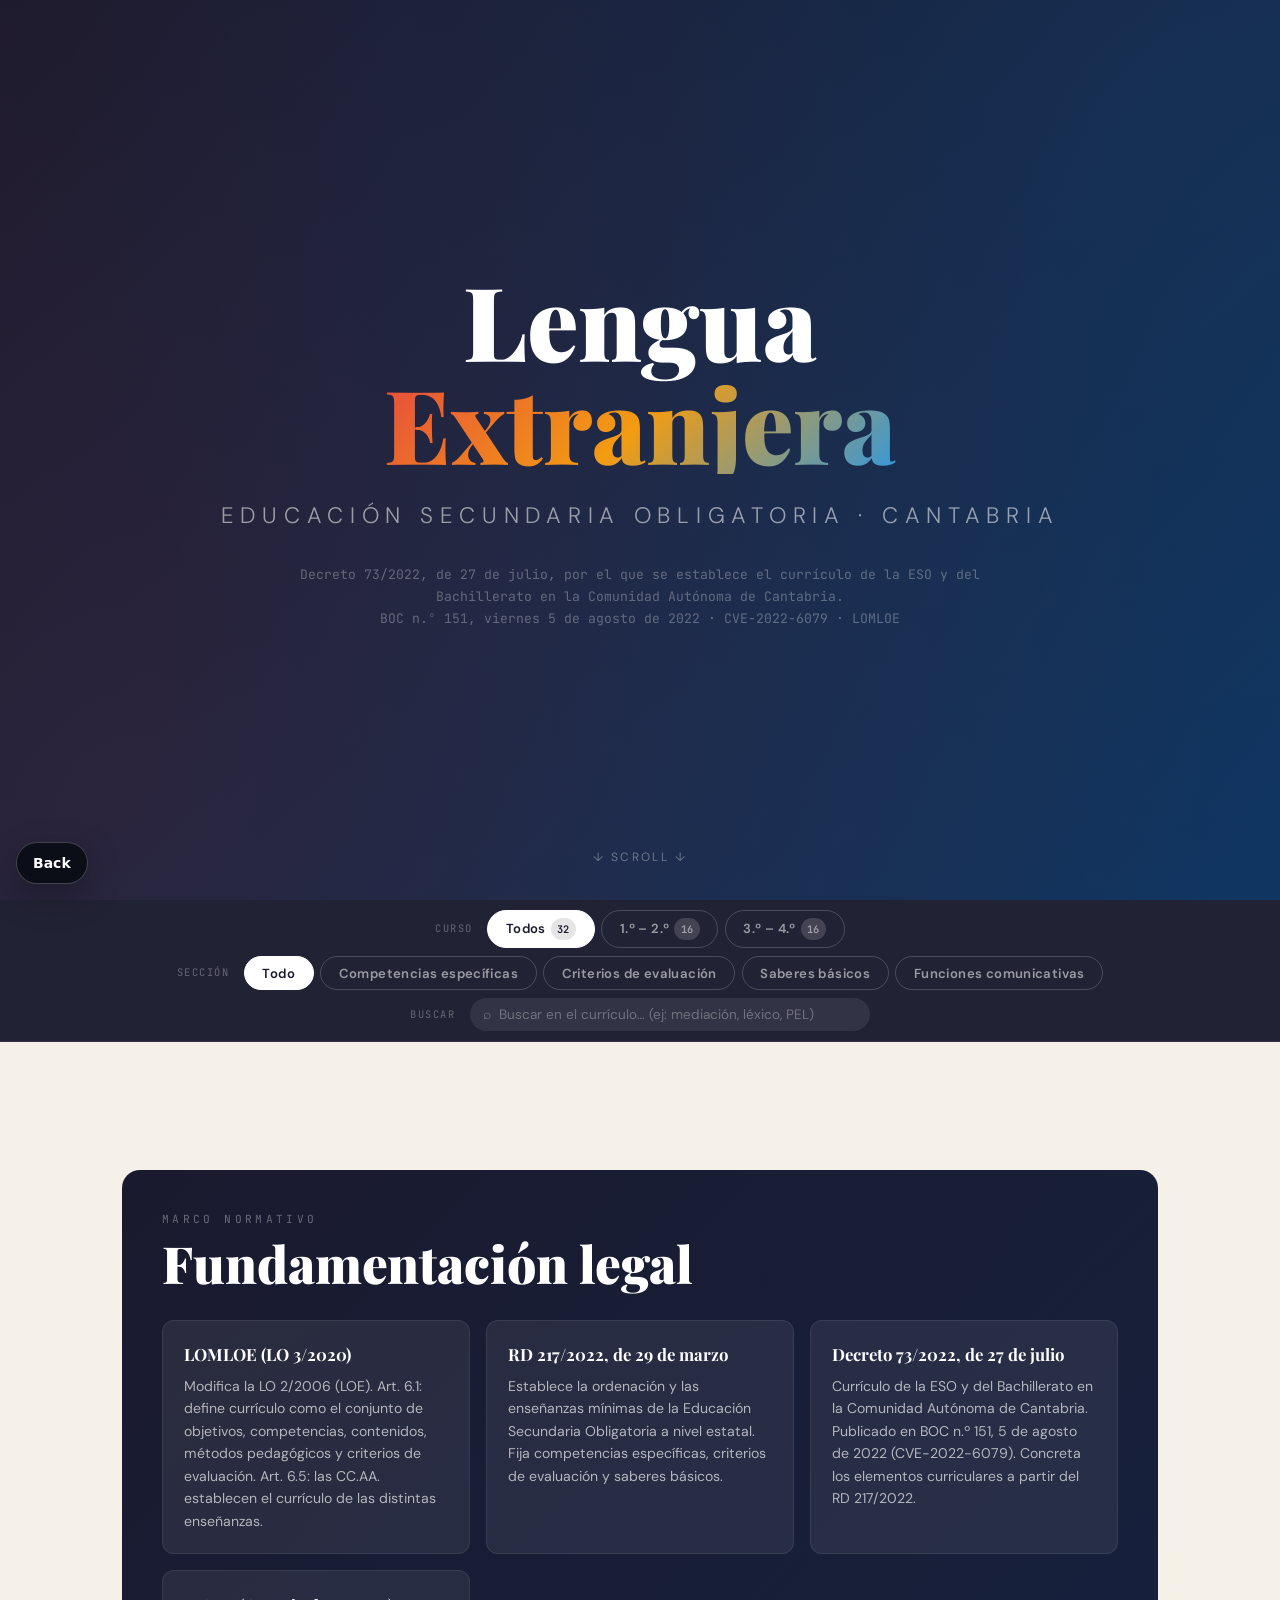
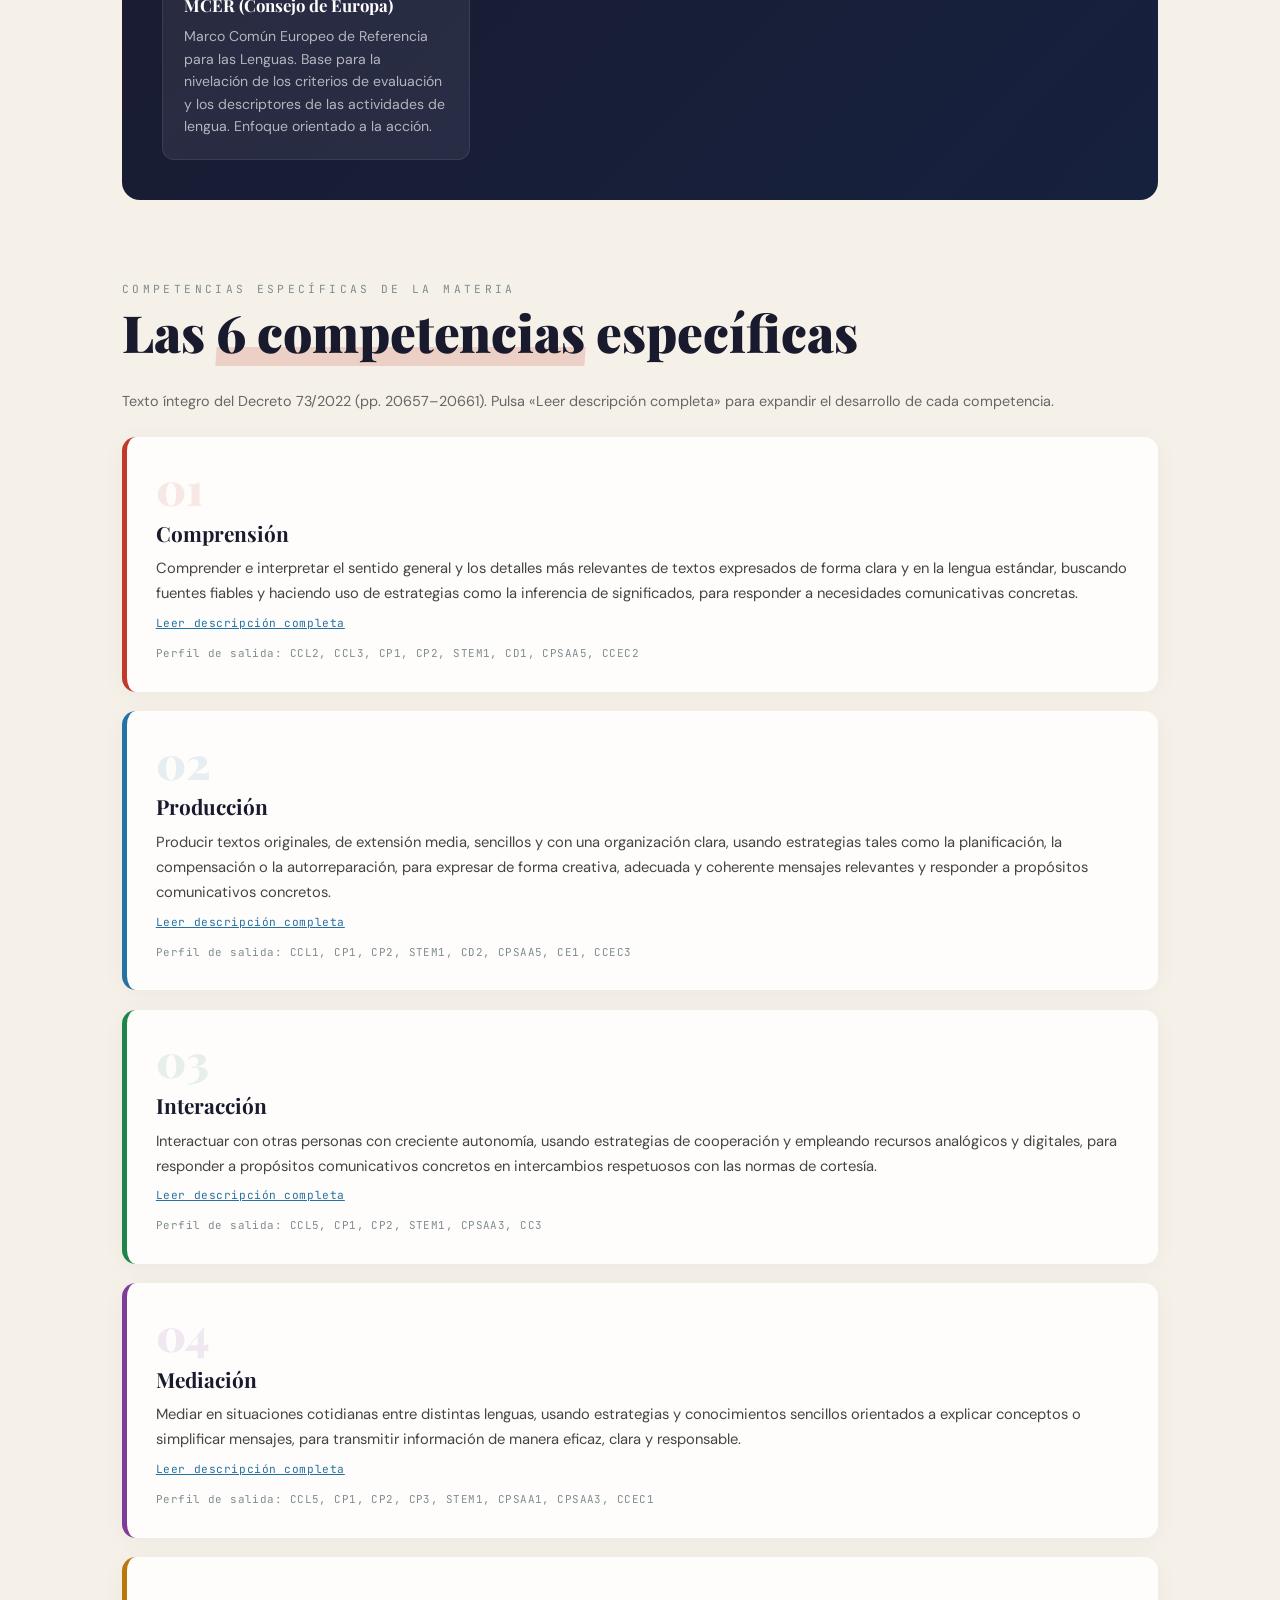
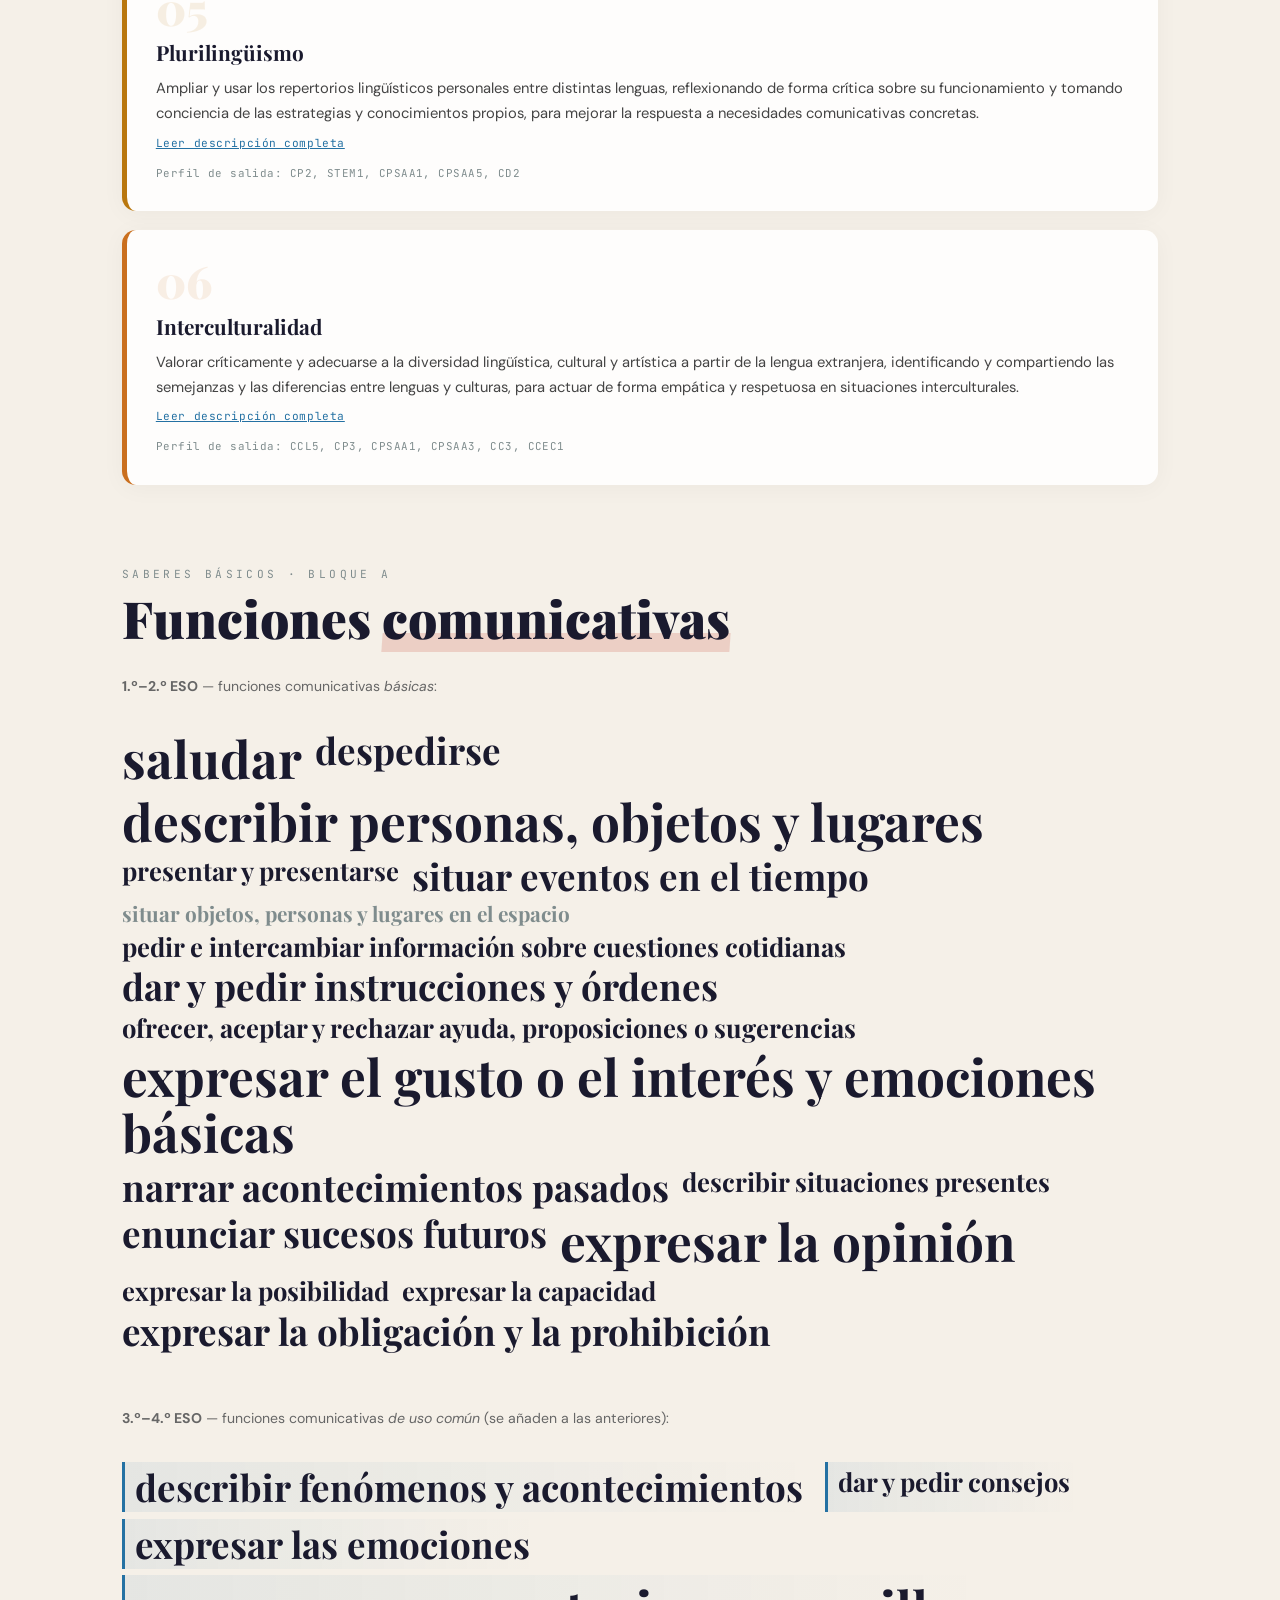
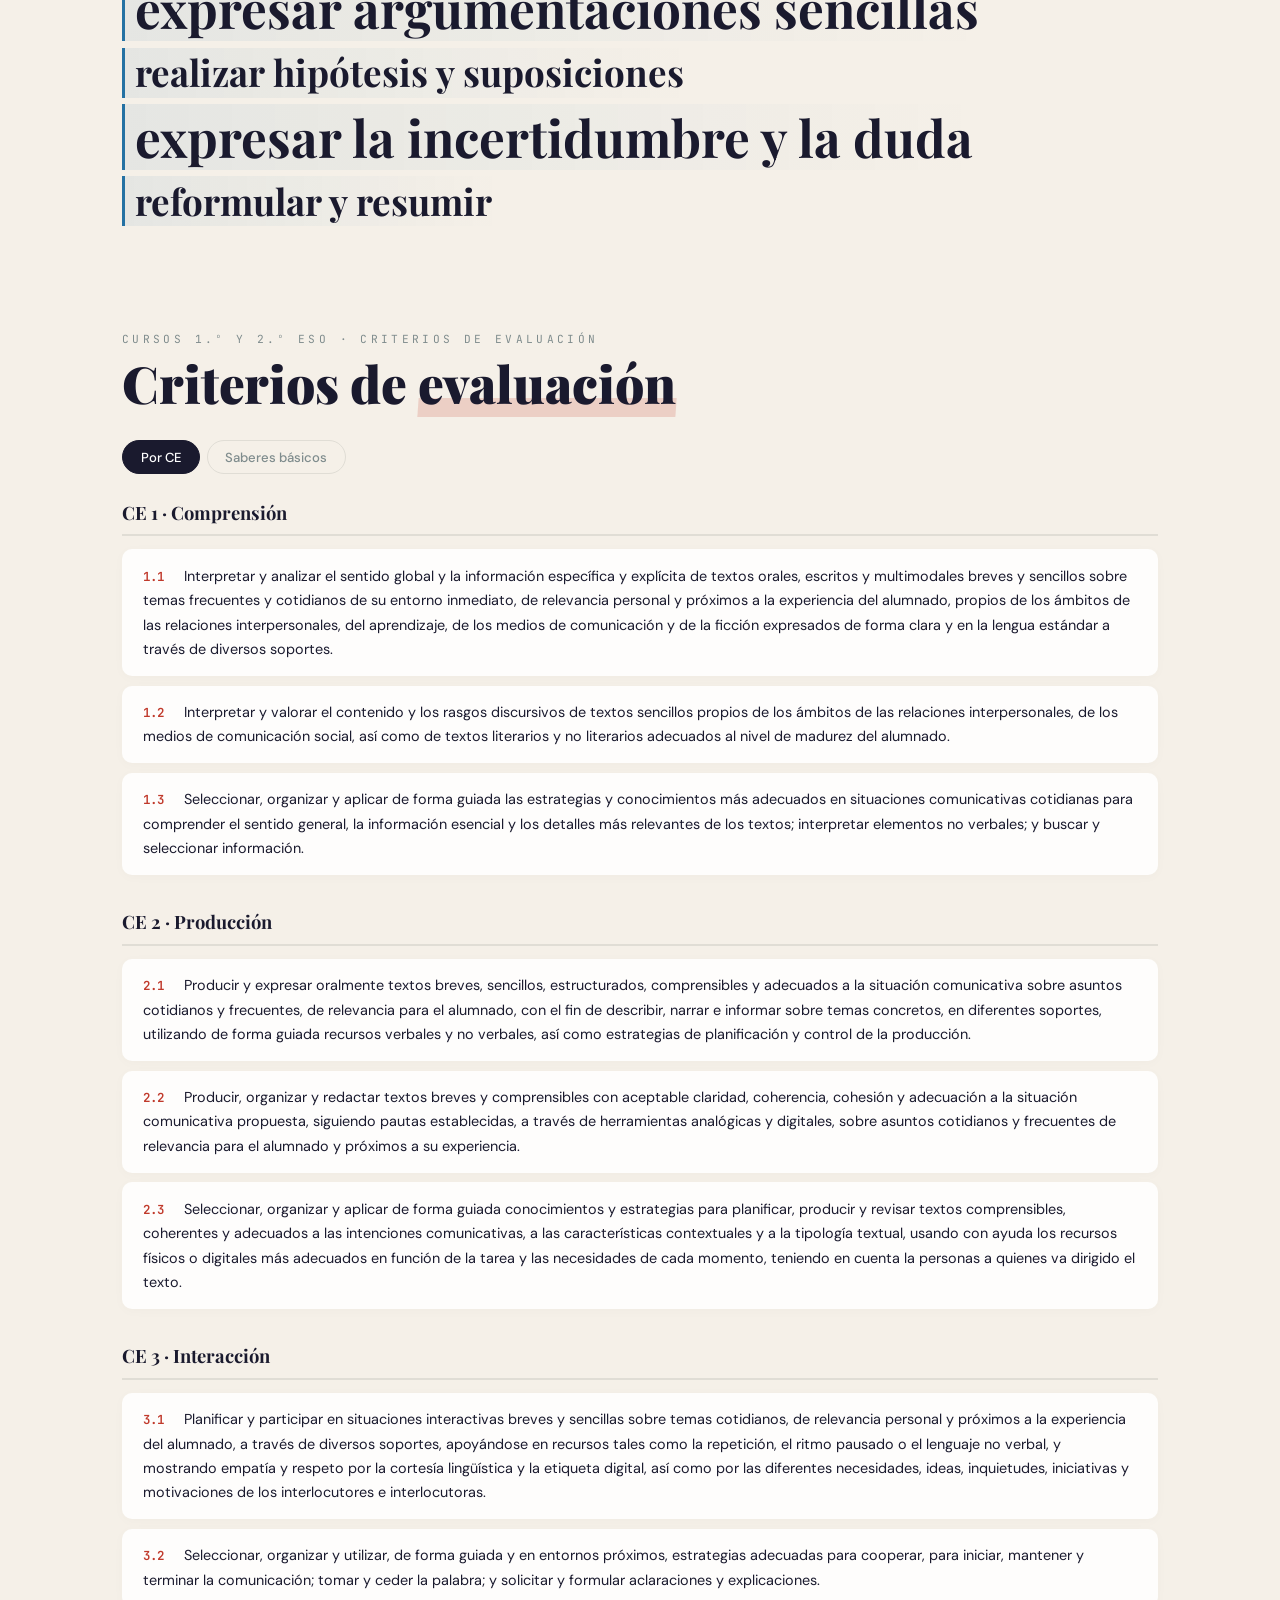
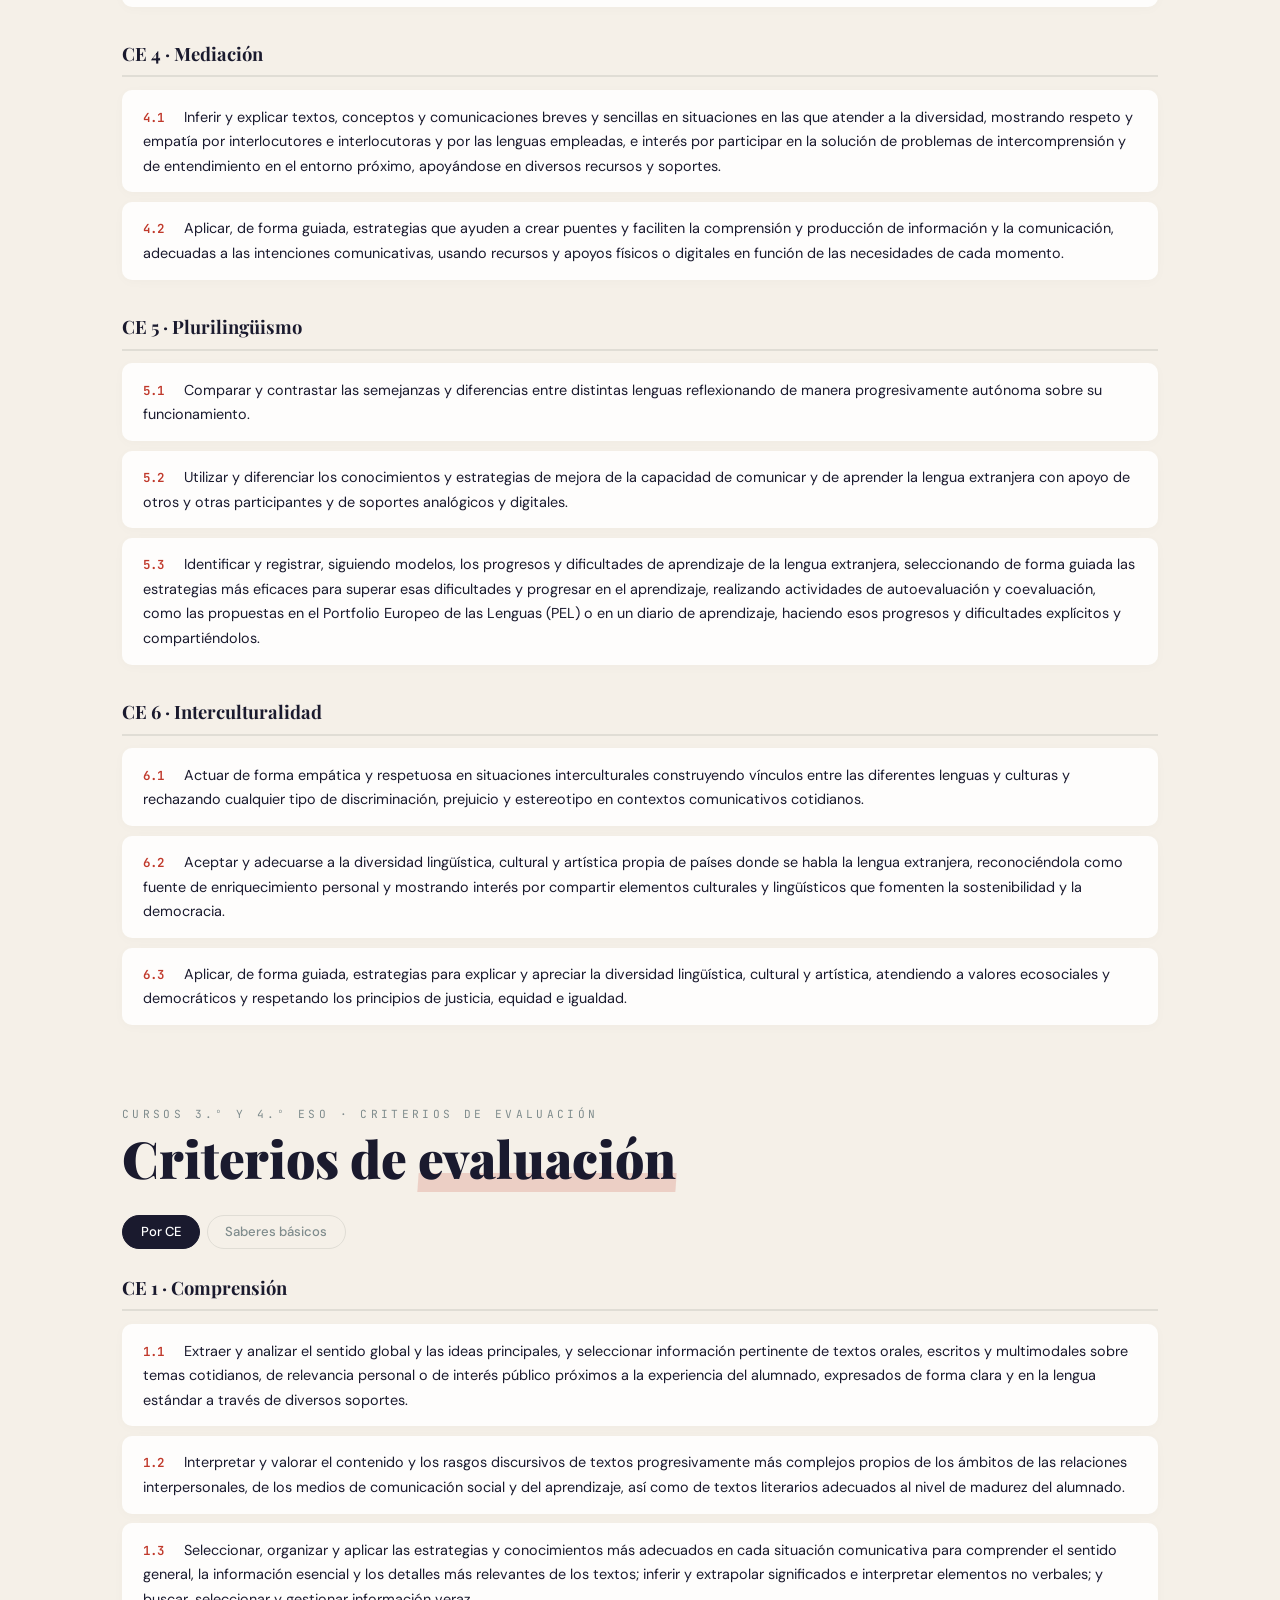
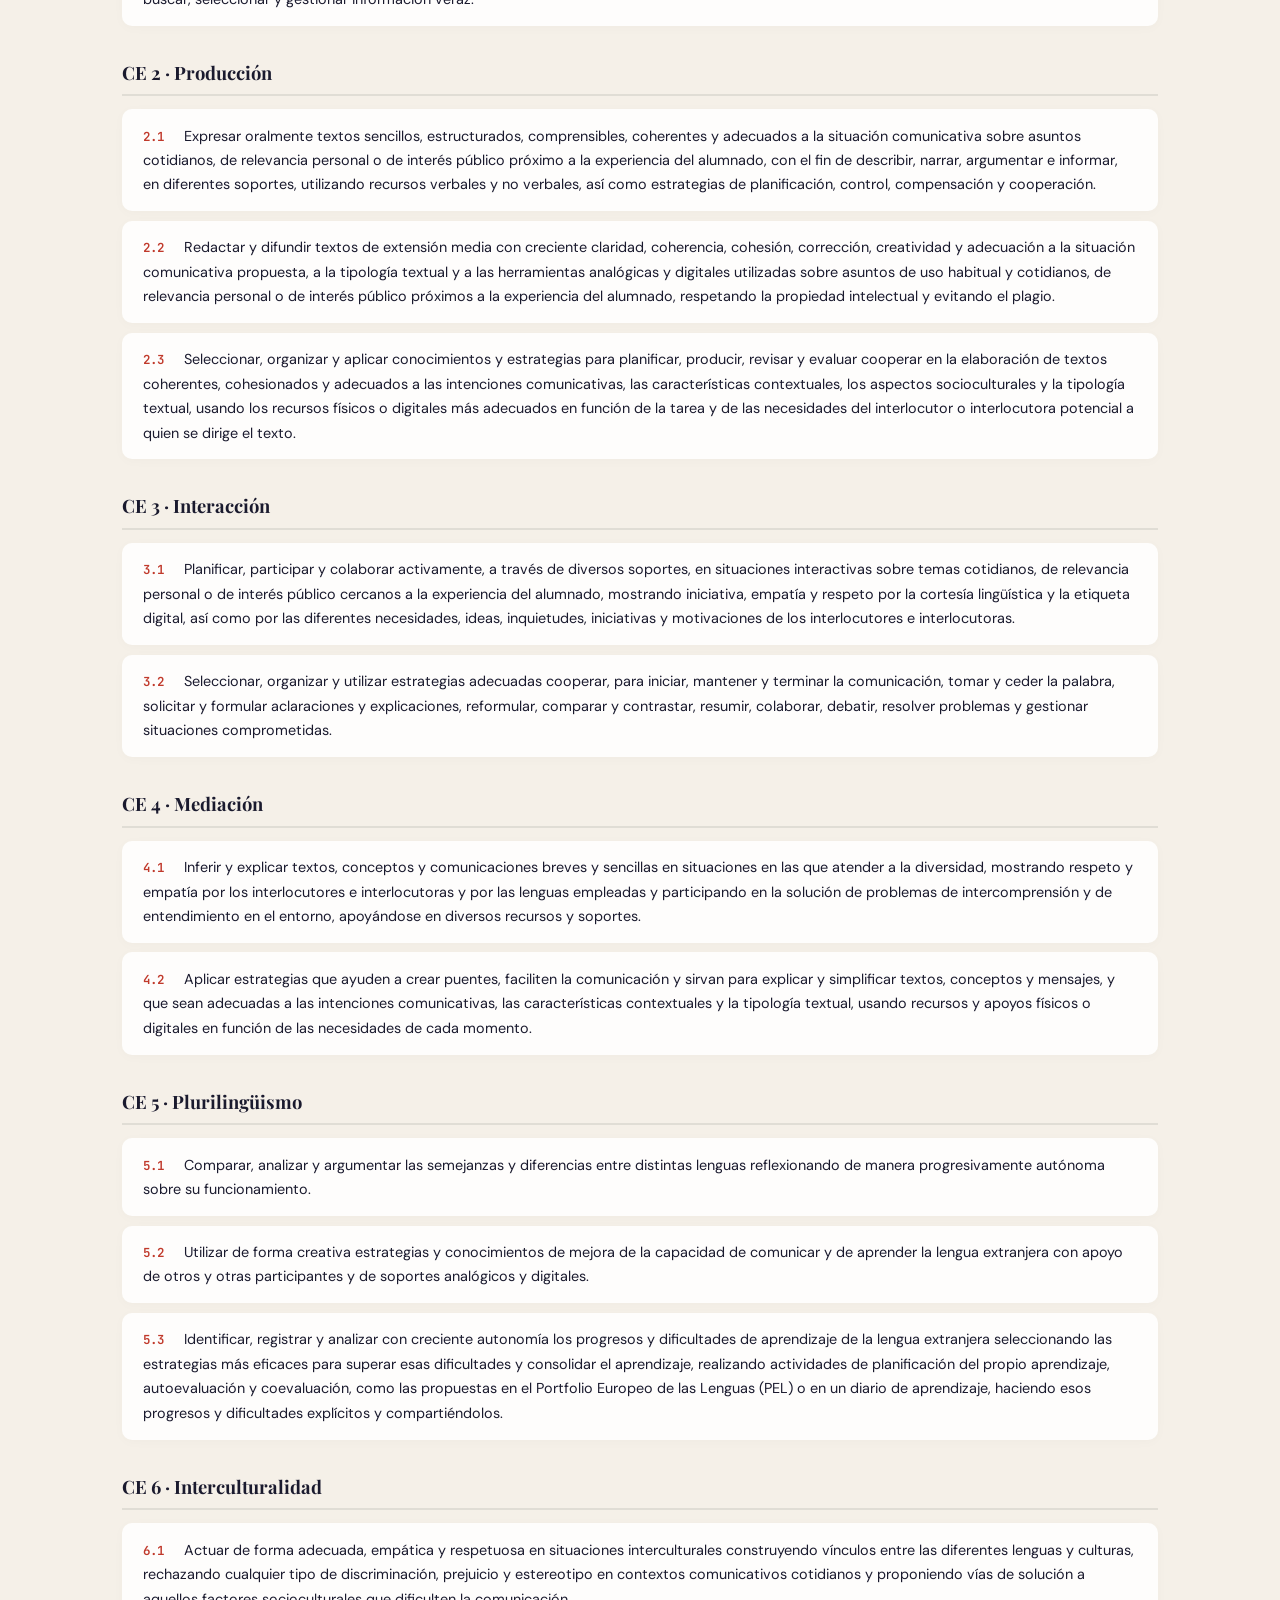
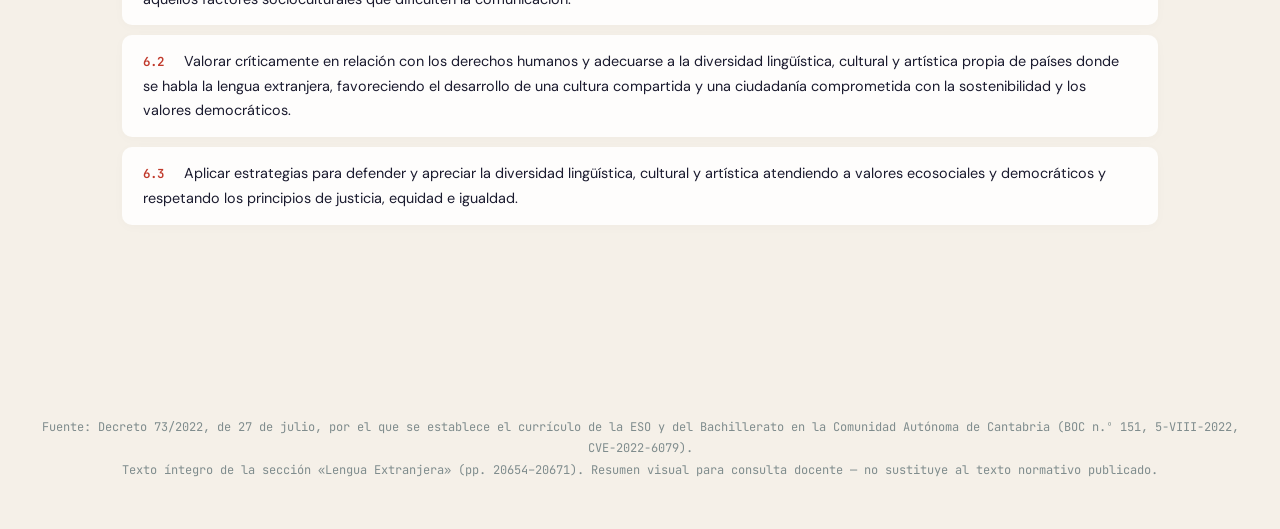
<file: rooms/lomloe-activity-compass/index.html>
<!DOCTYPE html>
<html lang="es">
<head>
<meta charset="UTF-8">
<meta name="viewport" content="width=device-width, initial-scale=1.0">
<title>LOMLOE Activity Compass · Lengua Extranjera Cantabria</title>
<script src="../../assets/js/vtlab-ui.js"></script>
<style>
@import url('https://fonts.googleapis.com/css2?family=Playfair+Display:ital,wght@0,400;0,700;0,900;1,400&family=DM+Sans:ital,wght@0,300;0,400;0,500;0,700;1,400&family=JetBrains+Mono:wght@400;500;600&display=swap');

:root {
  --ink: #1a1a2e;
  --paper: #f5f0e8;
  --accent: #c0392b;
  --accent2: #2471a3;
  --accent3: #1e8449;
  --accent4: #7d3c98;
  --accent5: #b9770e;
  --accent6: #ca6f1e;
  --gold: #d4a017;
  --muted: #7f8c8d;
  --card: rgba(255,255,255,0.88);
  --border: #e0ddd5;
}

* { margin:0; padding:0; box-sizing:border-box; }
html { scroll-behavior:smooth; }

body {
  font-family:'DM Sans',sans-serif;
  background:var(--paper);
  color:var(--ink);
  overflow-x:hidden;
  line-height:1.65;
}

/* ═══ HERO ═══ */
.hero {
  min-height:100vh;
  display:flex;
  flex-direction:column;
  justify-content:center;
  align-items:center;
  text-align:center;
  padding:2rem;
  position:relative;
  background:linear-gradient(135deg,#1a1a2e 0%,#16213e 40%,#0f3460 100%);
  overflow:hidden;
}
.hero::before {
  content:'';position:absolute;top:-50%;left:-50%;width:200%;height:200%;
  background:radial-gradient(circle at 30% 70%,rgba(192,57,43,.12) 0%,transparent 50%),
              radial-gradient(circle at 70% 30%,rgba(36,113,163,.12) 0%,transparent 50%);
  animation:nebula 25s ease-in-out infinite alternate;
}
@keyframes nebula { 0%{transform:translate(0,0) rotate(0)} 100%{transform:translate(-4%,2%) rotate(8deg)} }

.hero-title {
  font-family:'Playfair Display',serif;
  font-size:clamp(2.8rem,8vw,7rem);
  font-weight:900;color:#fff;line-height:1;
  position:relative;z-index:1;
}
.hero-title span {
  display:block;
  background:linear-gradient(135deg,#e74c3c,#f39c12,#3498db);
  -webkit-background-clip:text;-webkit-text-fill-color:transparent;
  background-clip:text;
  animation:shimmer 5s ease-in-out infinite alternate;
}
@keyframes shimmer { 0%{filter:hue-rotate(0)} 100%{filter:hue-rotate(25deg)} }

.hero-sub {
  font-size:clamp(.9rem,2.2vw,1.4rem);
  color:rgba(255,255,255,.55);margin-top:1.5rem;
  font-weight:300;letter-spacing:.3em;text-transform:uppercase;z-index:1;position:relative;
}
.hero-decreto {
  font-family:'JetBrains Mono',monospace;font-size:.82rem;
  color:rgba(255,255,255,.3);margin-top:1.8rem;z-index:1;position:relative;
  max-width:700px;line-height:1.7;
}
.scroll-hint {
  position:absolute;bottom:2rem;left:50%;transform:translateX(-50%);
  color:rgba(255,255,255,.35);font-size:.75rem;letter-spacing:.2em;text-transform:uppercase;
  animation:bounce 2s ease-in-out infinite;z-index:1;
}
@keyframes bounce { 0%,100%{transform:translateX(-50%) translateY(0)} 50%{transform:translateX(-50%) translateY(-10px)} }

/* ═══ TOOLBAR ═══ */
.toolbar {
  position:sticky;top:0;z-index:200;
  background:rgba(26,26,46,.96);backdrop-filter:blur(24px);
  border-bottom:1px solid rgba(255,255,255,.08);
  padding:.6rem 1.5rem;
  display:flex;flex-direction:column;gap:.5rem;
}
.toolbar-row {
  display:flex;justify-content:center;align-items:center;gap:.4rem;flex-wrap:wrap;
}
.toolbar-label {
  font-family:'JetBrains Mono',monospace;font-size:.65rem;
  color:rgba(255,255,255,.3);letter-spacing:.15em;text-transform:uppercase;
  margin-right:.5rem;
}

.toolbar button, .toolbar .filter-btn {
  font-family:'DM Sans',sans-serif;font-size:.82rem;font-weight:600;
  padding:.45rem 1.1rem;
  border:1.5px solid rgba(255,255,255,.18);border-radius:100px;
  background:transparent;color:rgba(255,255,255,.55);cursor:pointer;
  transition:all .25s ease;letter-spacing:.03em;white-space:nowrap;
}
.toolbar button:hover, .toolbar .filter-btn:hover {
  border-color:rgba(255,255,255,.45);color:#fff;
}
.toolbar button.active, .toolbar .filter-btn.active {
  background:#fff;color:var(--ink);border-color:#fff;
}

.search-box {
  display:flex;align-items:center;gap:.5rem;
  background:rgba(255,255,255,.08);border-radius:100px;
  padding:.3rem .8rem;flex:1;max-width:400px;
}
.search-box input {
  background:transparent;border:none;outline:none;
  color:#fff;font-family:'DM Sans',sans-serif;font-size:.85rem;
  width:100%;
}
.search-box input::placeholder { color:rgba(255,255,255,.3); }
.search-icon { color:rgba(255,255,255,.35);font-size:.9rem; }
.search-clear {
  background:none;border:none;color:rgba(255,255,255,.4);
  cursor:pointer;font-size:1rem;padding:0 .2rem;display:none;
}

/* ═══ CONTENT ═══ */
.content { max-width:1100px;margin:0 auto;padding:4rem 2rem; }

/* ═══ SECTIONS ═══ */
.section {
  margin-bottom:5rem;
  opacity:0;transform:translateY(50px);
  transition:all .7s cubic-bezier(.16,1,.3,1);
}
.section.visible { opacity:1;transform:translateY(0); }

.section-label {
  font-family:'JetBrains Mono',monospace;font-size:.7rem;
  letter-spacing:.3em;text-transform:uppercase;color:var(--muted);margin-bottom:.4rem;
}
.section-title {
  font-family:'Playfair Display',serif;
  font-size:clamp(1.8rem,4.5vw,3.2rem);font-weight:900;line-height:1.1;margin-bottom:1.8rem;
}
.hl { position:relative;display:inline; }
.hl::after {
  content:'';position:absolute;bottom:0;left:0;width:100%;height:28%;
  background:var(--accent);opacity:.18;transform:skewX(-4deg);z-index:-1;
}

/* ═══ COMP CARDS ═══ */
.comp-grid { display:grid;gap:1.2rem; }
.comp-card {
  background:var(--card);border-radius:14px;padding:1.8rem;
  border-left:5px solid var(--accent);
  box-shadow:0 3px 25px rgba(0,0,0,.04);
  transition:all .35s ease;cursor:default;
}
.comp-card:hover { transform:translateX(6px);box-shadow:0 6px 35px rgba(0,0,0,.08); }
.comp-card[data-ce="2"] { border-color:var(--accent2); }
.comp-card[data-ce="3"] { border-color:var(--accent3); }
.comp-card[data-ce="4"] { border-color:var(--accent4); }
.comp-card[data-ce="5"] { border-color:var(--accent5); }
.comp-card[data-ce="6"] { border-color:var(--accent6); }

.comp-num {
  font-family:'Playfair Display',serif;font-size:2.8rem;font-weight:900;
  opacity:.1;line-height:1;margin-bottom:.3rem;
}
.comp-card[data-ce="1"] .comp-num { color:var(--accent); }
.comp-card[data-ce="2"] .comp-num { color:var(--accent2); }
.comp-card[data-ce="3"] .comp-num { color:var(--accent3); }
.comp-card[data-ce="4"] .comp-num { color:var(--accent4); }
.comp-card[data-ce="5"] .comp-num { color:var(--accent5); }
.comp-card[data-ce="6"] .comp-num { color:var(--accent6); }

.comp-name {
  font-family:'Playfair Display',serif;font-size:1.3rem;font-weight:700;margin-bottom:.4rem;
}
.comp-desc { font-size:.92rem;color:#444;line-height:1.7; }
.comp-detail { font-size:.88rem;color:#555;line-height:1.7;margin-top:.8rem;display:none; }
.comp-detail.open { display:block; }
.comp-toggle {
  font-family:'JetBrains Mono',monospace;font-size:.7rem;
  color:var(--accent2);cursor:pointer;margin-top:.6rem;
  border:none;background:none;text-decoration:underline;
  letter-spacing:.05em;
}
.comp-descriptors {
  font-family:'JetBrains Mono',monospace;font-size:.68rem;
  color:var(--muted);margin-top:.6rem;letter-spacing:.04em;
}

/* ═══ CRITERIA ═══ */
.criteria-section { margin-bottom:2rem; }
.criteria-section h3 {
  font-family:'Playfair Display',serif;font-size:1.15rem;
  margin-bottom:.8rem;padding-bottom:.4rem;border-bottom:2px solid var(--border);
}
.criterion {
  padding:.9rem 1.3rem;margin-bottom:.6rem;
  background:var(--card);border-radius:10px;font-size:.9rem;line-height:1.7;
  box-shadow:0 2px 12px rgba(0,0,0,.025);transition:all .3s ease;
}
.criterion:hover { background:#fff;box-shadow:0 4px 18px rgba(0,0,0,.06); }
.criterion-code {
  font-family:'JetBrains Mono',monospace;font-weight:600;font-size:.78rem;
  color:var(--accent);display:inline-block;margin-right:.4rem;min-width:2.2rem;
}

/* ═══ SABERES ═══ */
.saber-block { margin-bottom:2.2rem; }
.saber-block-title {
  font-family:'Playfair Display',serif;font-size:1.6rem;font-weight:700;
  margin-bottom:.8rem;display:flex;align-items:center;gap:.7rem;
}
.saber-letter {
  display:inline-flex;width:44px;height:44px;border-radius:10px;
  align-items:center;justify-content:center;
  font-family:'Playfair Display',serif;font-size:1.4rem;font-weight:900;
  color:#fff;flex-shrink:0;
}
.saber-letter.a { background:var(--accent); }
.saber-letter.b { background:var(--accent2); }
.saber-letter.c { background:var(--accent4); }

.saber-item {
  padding:.75rem 1.1rem .75rem 2rem;margin-bottom:.4rem;
  background:var(--card);border-radius:9px;font-size:.88rem;line-height:1.7;
  position:relative;transition:all .3s ease;
}
.saber-item::before {
  content:'→';position:absolute;left:.75rem;color:var(--muted);font-weight:700;
}
.saber-item:hover { transform:translateX(3px);background:#fff; }

/* ═══ BIG WORDS ═══ */
.big-words { display:flex;flex-wrap:wrap;gap:.4rem .8rem;padding:1.5rem 0; }
.big-word {
  font-family:'Playfair Display',serif;font-weight:700;line-height:1.1;
  opacity:0;transform:translateY(15px) rotate(-1deg);
  transition:all .5s cubic-bezier(.16,1,.3,1);cursor:default;
}
.big-word.visible { opacity:1;transform:translateY(0) rotate(0); }
.big-word:hover { color:var(--accent);transform:scale(1.08) rotate(.5deg); }
.big-word.xl { font-size:clamp(1.8rem,4.5vw,3.2rem); }
.big-word.lg { font-size:clamp(1.4rem,3.2vw,2.3rem); }
.big-word.md { font-size:clamp(1.1rem,2.3vw,1.6rem); }
.big-word.sm { font-size:clamp(.95rem,1.8vw,1.3rem);color:var(--muted); }

/* ═══ MARCO LEGAL ═══ */
.marco {
  background:linear-gradient(135deg,#1a1a2e,#16213e);
  color:#fff;border-radius:18px;padding:2.5rem;margin:4rem 0;
}
.marco .section-label { color:rgba(255,255,255,.35); }
.marco .section-title { color:#fff; }
.marco-grid {
  display:grid;grid-template-columns:repeat(auto-fit,minmax(260px,1fr));
  gap:1rem;margin-top:1.2rem;
}
.marco-card {
  background:rgba(255,255,255,.07);border:1px solid rgba(255,255,255,.08);
  border-radius:12px;padding:1.3rem;font-size:.88rem;line-height:1.6;
  color:rgba(255,255,255,.65);transition:all .3s ease;
}
.marco-card:hover { background:rgba(255,255,255,.1);transform:translateY(-2px); }
.marco-card strong {
  color:#fff;display:block;margin-bottom:.4rem;
  font-family:'Playfair Display',serif;font-size:1.05rem;
}

/* ═══ DIFF MARKERS ═══ */
.diff-34 {
  background:linear-gradient(90deg,rgba(36,113,163,.08),transparent);
  border-left:3px solid var(--accent2);padding-left:.8rem;
  border-radius:0 9px 9px 0;
}
.diff-12 {
  background:linear-gradient(90deg,rgba(192,57,43,.06),transparent);
  border-left:3px solid var(--accent);padding-left:.8rem;
  border-radius:0 9px 9px 0;
}

/* ═══ COURSE / SECTION VISIBILITY ═══ */
.course-block { display:none; }
.course-block.active { display:block; }

/* ═══ TABS ═══ */
.tabs { display:flex;gap:.4rem;margin-bottom:1.5rem;flex-wrap:wrap; }
.tab {
  font-family:'DM Sans',sans-serif;font-size:.82rem;font-weight:500;
  padding:.45rem 1.1rem;border:1.5px solid var(--border);border-radius:100px;
  background:transparent;cursor:pointer;transition:all .3s ease;color:var(--muted);
}
.tab:hover { border-color:var(--ink);color:var(--ink); }
.tab.active { background:var(--ink);color:#fff;border-color:var(--ink); }
.tab-panel { display:none; }
.tab-panel.active { display:block; }

/* ═══ HIGHLIGHT MATCH ═══ */
.search-match { background:rgba(241,196,15,.35);border-radius:2px;padding:0 1px; }

/* ═══ NO RESULTS ═══ */
.no-results {
  text-align:center;padding:3rem 1rem;color:var(--muted);
  font-family:'Playfair Display',serif;font-size:1.3rem;font-style:italic;
  display:none;
}

/* ═══ FOOTER ═══ */
.footer {
  text-align:center;padding:3rem 2rem;font-size:.75rem;color:var(--muted);
  font-family:'JetBrains Mono',monospace;line-height:1.8;
}

/* ═══ STAGGER ═══ */
.stagger > * {
  opacity:0;transform:translateY(18px);transition:all .45s cubic-bezier(.16,1,.3,1);
}
.stagger.visible > *:nth-child(1){transition-delay:.04s}
.stagger.visible > *:nth-child(2){transition-delay:.08s}
.stagger.visible > *:nth-child(3){transition-delay:.12s}
.stagger.visible > *:nth-child(4){transition-delay:.16s}
.stagger.visible > *:nth-child(5){transition-delay:.2s}
.stagger.visible > *:nth-child(6){transition-delay:.24s}
.stagger.visible > *:nth-child(7){transition-delay:.28s}
.stagger.visible > *:nth-child(8){transition-delay:.32s}
.stagger.visible > *:nth-child(9){transition-delay:.36s}
.stagger.visible > *:nth-child(10){transition-delay:.4s}
.stagger.visible > *:nth-child(11){transition-delay:.44s}
.stagger.visible > *:nth-child(12){transition-delay:.48s}
.stagger.visible > *:nth-child(13){transition-delay:.52s}
.stagger.visible > *:nth-child(14){transition-delay:.56s}
.stagger.visible > * { opacity:1;transform:translateY(0); }

/* ═══ COUNT BADGE ═══ */
.count-badge {
  display:inline-flex;align-items:center;justify-content:center;
  background:rgba(255,255,255,.15);color:rgba(255,255,255,.5);
  font-family:'JetBrains Mono',monospace;font-size:.65rem;
  min-width:1.4rem;height:1.4rem;border-radius:100px;
  margin-left:.3rem;padding:0 .4rem;
}
.toolbar button.active .count-badge { background:rgba(0,0,0,.1);color:var(--ink); }

/* ═══ RESPONSIVE ═══ */
@media(max-width:768px){
  .content{padding:2rem 1rem}
  .toolbar{padding:.5rem .75rem}
  .toolbar button,.toolbar .filter-btn{padding:.4rem .8rem;font-size:.75rem}
  .comp-card{padding:1.3rem}
  .marco{padding:1.8rem 1.2rem}
}
</style>
</head>
<body>

<!-- ═══════════════════════════════════════ HERO ═══ -->
<div class="hero">
  <div class="hero-title">Lengua<br><span>Extranjera</span></div>
  <div class="hero-sub">Educación Secundaria Obligatoria · Cantabria</div>
  <div class="hero-decreto">
    Decreto 73/2022, de 27 de julio, por el que se establece el currículo de la ESO y del Bachillerato en la Comunidad Autónoma de Cantabria.<br>
    BOC n.º 151, viernes 5 de agosto de 2022 · CVE-2022-6079 · LOMLOE
  </div>
  <div class="scroll-hint">↓ scroll ↓</div>
</div>

<!-- ═══════════════════════════════════════ TOOLBAR ═══ -->
<div class="toolbar" id="toolbar">
  <div class="toolbar-row">
    <span class="toolbar-label">Curso</span>
    <button class="active" data-course="all">Todos<span class="count-badge" id="countAll"></span></button>
    <button data-course="12">1.º – 2.º<span class="count-badge" id="count12"></span></button>
    <button data-course="34">3.º – 4.º<span class="count-badge" id="count34"></span></button>
  </div>
  <div class="toolbar-row">
    <span class="toolbar-label">Sección</span>
    <button class="filter-btn active" data-filter="all">Todo</button>
    <button class="filter-btn" data-filter="competencias">Competencias específicas</button>
    <button class="filter-btn" data-filter="criterios">Criterios de evaluación</button>
    <button class="filter-btn" data-filter="saberes">Saberes básicos</button>
    <button class="filter-btn" data-filter="funciones">Funciones comunicativas</button>
  </div>
  <div class="toolbar-row">
    <span class="toolbar-label">Buscar</span>
    <div class="search-box">
      <span class="search-icon">⌕</span>
      <input type="text" id="searchInput" placeholder="Buscar en el currículo… (ej: mediación, léxico, PEL)">
      <button class="search-clear" id="searchClear">✕</button>
    </div>
  </div>
</div>

<div class="no-results" id="noResults">No se encontraron resultados para esta búsqueda.</div>

<!-- ═══════════════════════════════════════ CONTENT ═══ -->
<div class="content" id="mainContent">

<!-- ━━━ MARCO LEGAL ━━━ -->
<div class="section filterable" data-section="marco" data-searchable>
  <div class="marco">
    <div class="section-label">Marco normativo</div>
    <div class="section-title">Fundamentación legal</div>
    <div class="marco-grid">
      <div class="marco-card" data-searchable>
        <strong>LOMLOE (LO 3/2020)</strong>
        Modifica la LO 2/2006 (LOE). Art. 6.1: define currículo como el conjunto de objetivos, competencias, contenidos, métodos pedagógicos y criterios de evaluación. Art. 6.5: las CC.AA. establecen el currículo de las distintas enseñanzas.
      </div>
      <div class="marco-card" data-searchable>
        <strong>RD 217/2022, de 29 de marzo</strong>
        Establece la ordenación y las enseñanzas mínimas de la Educación Secundaria Obligatoria a nivel estatal. Fija competencias específicas, criterios de evaluación y saberes básicos.
      </div>
      <div class="marco-card" data-searchable>
        <strong>Decreto 73/2022, de 27 de julio</strong>
        Currículo de la ESO y del Bachillerato en la Comunidad Autónoma de Cantabria. Publicado en BOC n.º 151, 5 de agosto de 2022 (CVE-2022-6079). Concreta los elementos curriculares a partir del RD 217/2022.
      </div>
      <div class="marco-card" data-searchable>
        <strong>MCER (Consejo de Europa)</strong>
        Marco Común Europeo de Referencia para las Lenguas. Base para la nivelación de los criterios de evaluación y los descriptores de las actividades de lengua. Enfoque orientado a la acción.
      </div>
    </div>
  </div>
</div>

<!-- ━━━ COMPETENCIAS ESPECÍFICAS ━━━ -->
<div class="section filterable" data-section="competencias">
  <div class="section-label">Competencias específicas de la materia</div>
  <div class="section-title">Las <span class="hl">6 competencias</span> específicas</div>
  <p style="font-size:.9rem;color:#666;margin-bottom:1.5rem;">Texto íntegro del Decreto 73/2022 (pp. 20657–20661). Pulsa «Leer descripción completa» para expandir el desarrollo de cada competencia.</p>
  <div class="comp-grid stagger" id="compGrid">

    <div class="comp-card" data-ce="1" data-searchable>
      <div class="comp-num">01</div>
      <div class="comp-name">Comprensión</div>
      <div class="comp-desc">Comprender e interpretar el sentido general y los detalles más relevantes de textos expresados de forma clara y en la lengua estándar, buscando fuentes fiables y haciendo uso de estrategias como la inferencia de significados, para responder a necesidades comunicativas concretas.</div>
      <div class="comp-detail">La comprensión supone recibir y procesar información. En la etapa de la Educación Secundaria Obligatoria, la comprensión es una destreza comunicativa que se debe desarrollar a partir de textos orales, escritos y multimodales sobre temas cotidianos, de relevancia personal o de interés público próximos a la experiencia del alumnado, expresados de forma clara y usando la lengua estándar. La comprensión, en este nivel, implica entender e interpretar los textos y extraer su sentido general y los detalles más relevantes para satisfacer sus necesidades comunicativas. Para ello, se deben activar las estrategias más adecuadas al desarrollo psicoevolutivo y a las necesidades del alumnado, con el fin de reconstruir la representación del significado y del sentido del texto y para formular hipótesis acerca de la intención comunicativa que subyace a dichos textos. Entre las estrategias de comprensión más útiles para el alumnado se encuentran la inferencia y la extrapolación de significados a nuevos contextos comunicativos, así como la transferencia e integración de los conocimientos, las destrezas y las actitudes de las lenguas que conforman su repertorio lingüístico. Incluye la interpretación de diferentes formas de representación (escritura, imagen, gráficos, tablas, diagramas, sonido, gestos, etc.), así como de la información contextual (elementos extralingüísticos) y cotextual (elementos lingüísticos), que permiten comprobar la hipótesis inicial acerca de la intención y sentido del texto y plantear hipótesis alternativas si fuera necesario. Además de dichas estrategias, la búsqueda de fuentes fiables, en soportes tanto analógicos como digitales, constituye un método de gran utilidad para la comprensión, pues permite contrastar, validar y sustentar la información, así como obtener conclusiones relevantes a partir de los textos. Los procesos de comprensión e interpretación requieren contextos de comunicación dialógicos que estimulen la colaboración, la identificación crítica de prejuicios y estereotipos de cualquier tipo, así como el interés genuino por las diferencias y semejanzas etnoculturales.</div>
      <button class="comp-toggle" onclick="this.previousElementSibling.classList.toggle('open');this.textContent=this.previousElementSibling.classList.contains('open')?'Ocultar descripción':'Leer descripción completa'">Leer descripción completa</button>
      <div class="comp-descriptors">Perfil de salida: CCL2, CCL3, CP1, CP2, STEM1, CD1, CPSAA5, CCEC2</div>
    </div>

    <div class="comp-card" data-ce="2" data-searchable>
      <div class="comp-num">02</div>
      <div class="comp-name">Producción</div>
      <div class="comp-desc">Producir textos originales, de extensión media, sencillos y con una organización clara, usando estrategias tales como la planificación, la compensación o la autorreparación, para expresar de forma creativa, adecuada y coherente mensajes relevantes y responder a propósitos comunicativos concretos.</div>
      <div class="comp-detail">La producción engloba tanto la expresión oral como la escrita y la multimodal. En esta etapa, la producción debe dar lugar a la redacción y la exposición de textos sobre temas cotidianos, de relevancia personal o de interés público próximo a la experiencia del alumnado, con creatividad, coherencia y adecuación. La producción, en diversos formatos y soportes, puede incluir en esta etapa la exposición de una pequeña descripción o anécdota, una presentación formal de mayor extensión, una sencilla argumentación o la redacción de textos que expresen hechos, conceptos, pensamientos, opiniones y sentimientos, mediante herramientas digitales y analógicas, así como la búsqueda avanzada de información en internet como fuente de documentación. En su formato multimodal, la producción incluye el uso conjunto de diferentes recursos para producir significado (escritura, imagen, gráficos, tablas, diagramas, sonido, gestos, etc.) y la selección y aplicación del más adecuado en función de la tarea y sus necesidades. Las actividades vinculadas con la producción de textos cumplen funciones importantes en los ámbitos personal, social, educativo y profesional, y existe un valor cívico concreto asociado a ellas. La destreza en las producciones más formales en diferentes soportes no se adquiere de forma natural, sino que es producto del aprendizaje. En esta etapa las producciones se basan en el aprendizaje de aspectos formales básicos de cariz más lingüístico, sociolingüístico y pragmático; de las expectativas y convenciones comunes asociadas al género empleado; de herramientas de producción; y del soporte utilizado. Las estrategias que permiten la mejora de la producción, tanto formal como informal, comprenden la planificación, la autoevaluación y coevaluación, la retroalimentación, así como la monitorización, la validación y la compensación.</div>
      <button class="comp-toggle" onclick="this.previousElementSibling.classList.toggle('open');this.textContent=this.previousElementSibling.classList.contains('open')?'Ocultar descripción':'Leer descripción completa'">Leer descripción completa</button>
      <div class="comp-descriptors">Perfil de salida: CCL1, CP1, CP2, STEM1, CD2, CPSAA5, CE1, CCEC3</div>
    </div>

    <div class="comp-card" data-ce="3" data-searchable>
      <div class="comp-num">03</div>
      <div class="comp-name">Interacción</div>
      <div class="comp-desc">Interactuar con otras personas con creciente autonomía, usando estrategias de cooperación y empleando recursos analógicos y digitales, para responder a propósitos comunicativos concretos en intercambios respetuosos con las normas de cortesía.</div>
      <div class="comp-detail">La interacción implica a dos o más participantes en la construcción de un discurso. Se considera el origen del lenguaje y comprende funciones interpersonales, cooperativas y transaccionales. En la interacción entran en juego la cortesía lingüística y la etiqueta digital, los elementos verbales y no verbales de la comunicación, así como la adecuación a los distintos registros y géneros dialógicos, tanto orales como escritos y multimodales, en entornos síncronos o asíncronos. En esta etapa de la educación se espera que las interacciones aborden temas cotidianos, de relevancia personal o de interés público próximos a la experiencia del alumnado. Esta competencia específica es fundamental en el aprendizaje, pues incluye estrategias de cooperación, de inicio, mantenimiento o conclusión de conversaciones, de cesión y toma de turnos de palabra, así como estrategias para preguntar con el objetivo de solicitar clarificación o repetición. Además, el aprendizaje y aplicación de las normas y principios que rigen la cortesía lingüística y la etiqueta digital preparan al alumnado para el ejercicio de una ciudadanía democrática, responsable, respetuosa, inclusiva, segura y activa.</div>
      <button class="comp-toggle" onclick="this.previousElementSibling.classList.toggle('open');this.textContent=this.previousElementSibling.classList.contains('open')?'Ocultar descripción':'Leer descripción completa'">Leer descripción completa</button>
      <div class="comp-descriptors">Perfil de salida: CCL5, CP1, CP2, STEM1, CPSAA3, CC3</div>
    </div>

    <div class="comp-card" data-ce="4" data-searchable>
      <div class="comp-num">04</div>
      <div class="comp-name">Mediación</div>
      <div class="comp-desc">Mediar en situaciones cotidianas entre distintas lenguas, usando estrategias y conocimientos sencillos orientados a explicar conceptos o simplificar mensajes, para transmitir información de manera eficaz, clara y responsable.</div>
      <div class="comp-detail">La mediación es la actividad del lenguaje consistente en explicar y facilitar la comprensión de mensajes o textos a partir de estrategias como la reformulación, de manera oral o escrita. En la mediación, el alumnado debe actuar como agente social encargado de crear puentes y ayudar a construir o expresar mensajes de forma dialógica, no solo entre lenguas distintas, sino también entre distintas modalidades o registros dentro de una misma lengua. En la Educación Secundaria Obligatoria, la mediación se centra, principalmente, en el rol de la lengua como herramienta para resolver los retos que surgen del contexto comunicativo, creando espacios y condiciones propicias para la comunicación y el aprendizaje; en la cooperación y el fomento de la participación de los demás para construir y entender nuevos significados; y en la transmisión de nueva información de manera apropiada, responsable y constructiva, pudiendo emplear tanto medios convencionales como aplicaciones o plataformas virtuales para traducir, analizar, interpretar y compartir contenidos que, en esta etapa, versarán sobre asuntos cotidianos, de relevancia personal o de interés público próximos a la experiencia del alumnado. La mediación facilita el desarrollo del pensamiento estratégico del alumnado, en tanto que supone que este elija las destrezas y estrategias más adecuadas de su repertorio para lograr una comunicación eficaz, pero también para favorecer la participación propia y de otras personas en entornos cooperativos de intercambios de información. Asimismo, implica reconocer los recursos disponibles y promover la motivación de los demás y la empatía, comprendiendo y respetando las diferentes motivaciones, ideas y circunstancias personales de los interlocutores e interlocutoras y armonizándolas con las propias. Por ello, se espera que el alumnado muestre empatía, respeto, espíritu crítico y sentido ético, como elementos clave para una adecuada mediación en este nivel.</div>
      <button class="comp-toggle" onclick="this.previousElementSibling.classList.toggle('open');this.textContent=this.previousElementSibling.classList.contains('open')?'Ocultar descripción':'Leer descripción completa'">Leer descripción completa</button>
      <div class="comp-descriptors">Perfil de salida: CCL5, CP1, CP2, CP3, STEM1, CPSAA1, CPSAA3, CCEC1</div>
    </div>

    <div class="comp-card" data-ce="5" data-searchable>
      <div class="comp-num">05</div>
      <div class="comp-name">Plurilingüismo</div>
      <div class="comp-desc">Ampliar y usar los repertorios lingüísticos personales entre distintas lenguas, reflexionando de forma crítica sobre su funcionamiento y tomando conciencia de las estrategias y conocimientos propios, para mejorar la respuesta a necesidades comunicativas concretas.</div>
      <div class="comp-detail">El uso del repertorio lingüístico y la reflexión sobre su funcionamiento están vinculados con el enfoque plurilingüe de la adquisición de lenguas. El enfoque plurilingüe parte del hecho de que las experiencias del alumnado con las lenguas que conoce sirven de base para la ampliación y mejora del aprendizaje de lenguas nuevas y lo ayudan a desarrollar y enriquecer su repertorio lingüístico plurilingüe y su curiosidad y sensibilización cultural. En la Educación Secundaria Obligatoria el alumnado profundiza en esa reflexión sobre las lenguas y establece relaciones entre las distintas lenguas de sus repertorios individuales, analizando sus semejanzas y diferencias con el fin de ampliar los conocimientos y estrategias en las lenguas que los conforman. De este modo, se favorece el aprendizaje de nuevas lenguas y se mejora la competencia comunicativa. La reflexión sobre las lenguas y su funcionamiento implica que el alumnado entienda sus relaciones y, además, contribuye a que identifique las fortalezas y carencias propias en el terreno lingüístico y comunicativo, tomando conciencia de los conocimientos y estrategias propios y haciéndolos explícitos. En este sentido, supone también la puesta en marcha de destrezas para hacer frente a la incertidumbre y para desarrollar el sentido de la iniciativa y la perseverancia en la consecución de los objetivos o la toma de decisiones. Además, el conocimiento de distintas lenguas permite valorar la diversidad lingüística de la sociedad como un aspecto enriquecedor y positivo. La selección, configuración y aplicación de los dispositivos y herramientas tanto analógicas como digitales para la construcción e integración de nuevos contenidos sobre el repertorio lingüístico propio puede facilitar la adquisición y mejora del aprendizaje de otras lenguas.</div>
      <button class="comp-toggle" onclick="this.previousElementSibling.classList.toggle('open');this.textContent=this.previousElementSibling.classList.contains('open')?'Ocultar descripción':'Leer descripción completa'">Leer descripción completa</button>
      <div class="comp-descriptors">Perfil de salida: CP2, STEM1, CPSAA1, CPSAA5, CD2</div>
    </div>

    <div class="comp-card" data-ce="6" data-searchable>
      <div class="comp-num">06</div>
      <div class="comp-name">Interculturalidad</div>
      <div class="comp-desc">Valorar críticamente y adecuarse a la diversidad lingüística, cultural y artística a partir de la lengua extranjera, identificando y compartiendo las semejanzas y las diferencias entre lenguas y culturas, para actuar de forma empática y respetuosa en situaciones interculturales.</div>
      <div class="comp-detail">La interculturalidad supone experimentar la diversidad lingüística, cultural y artística de la sociedad analizándola y beneficiándose de ella. En la Educación Secundaria Obligatoria, la interculturalidad, que favorece el entendimiento con los demás, merece una atención específica para que forme parte de la experiencia del alumnado y para evitar que su percepción sobre esa diversidad esté distorsionada a causa de los estereotipos y constituya el origen de ciertos tipos de discriminación. La valoración crítica y la adecuación a la diversidad deben permitir al alumnado actuar de forma empática y respetuosa en situaciones interculturales. La conciencia de la diversidad proporciona al alumnado la posibilidad de relacionar distintas culturas. Además, favorece el desarrollo de una sensibilidad artística y cultural, y la capacidad de identificar y utilizar una gran variedad de estrategias que le permitan establecer relaciones con personas de otras culturas. Las situaciones interculturales que se pueden plantear en esta etapa durante la enseñanza de la lengua extranjera permiten al alumnado abrirse a nuevas experiencias, ideas, sociedades y culturas, mostrando interés hacia lo diferente; relativizar la propia perspectiva y el propio sistema de valores culturales; y distanciarse y evitar las actitudes sustentadas sobre cualquier tipo de discriminación o refuerzo de estereotipos. Todo ello orientado hacia el objetivo de desarrollar una cultura compartida y una ciudadanía comprometida con la sostenibilidad y los valores democráticos.</div>
      <button class="comp-toggle" onclick="this.previousElementSibling.classList.toggle('open');this.textContent=this.previousElementSibling.classList.contains('open')?'Ocultar descripción':'Leer descripción completa'">Leer descripción completa</button>
      <div class="comp-descriptors">Perfil de salida: CCL5, CP3, CPSAA1, CPSAA3, CC3, CCEC1</div>
    </div>
  </div>
</div>

<!-- ━━━ FUNCIONES COMUNICATIVAS ━━━ -->
<div class="section filterable" data-section="funciones">
  <div class="section-label">Saberes básicos · Bloque A</div>
  <div class="section-title">Funciones <span class="hl">comunicativas</span></div>
  <p style="font-size:.88rem;color:#666;margin-bottom:.5rem;"><strong>1.º–2.º ESO</strong> — funciones comunicativas <em>básicas</em>:</p>
  <div class="big-words stagger" data-searchable data-course-vis="12">
    <span class="big-word xl">saludar</span>
    <span class="big-word lg">despedirse</span>
    <span class="big-word xl">describir personas, objetos y lugares</span>
    <span class="big-word md">presentar y presentarse</span>
    <span class="big-word lg">situar eventos en el tiempo</span>
    <span class="big-word sm">situar objetos, personas y lugares en el espacio</span>
    <span class="big-word md">pedir e intercambiar información sobre cuestiones cotidianas</span>
    <span class="big-word lg">dar y pedir instrucciones y órdenes</span>
    <span class="big-word md">ofrecer, aceptar y rechazar ayuda, proposiciones o sugerencias</span>
    <span class="big-word xl">expresar el gusto o el interés y emociones básicas</span>
    <span class="big-word lg">narrar acontecimientos pasados</span>
    <span class="big-word md">describir situaciones presentes</span>
    <span class="big-word lg">enunciar sucesos futuros</span>
    <span class="big-word xl">expresar la opinión</span>
    <span class="big-word md">expresar la posibilidad</span>
    <span class="big-word md">expresar la capacidad</span>
    <span class="big-word lg">expresar la obligación y la prohibición</span>
  </div>
  <p style="font-size:.88rem;color:#666;margin-top:2rem;margin-bottom:.5rem;"><strong>3.º–4.º ESO</strong> — funciones comunicativas <em>de uso común</em> (se añaden a las anteriores):</p>
  <div class="big-words stagger" data-searchable data-course-vis="34">
    <span class="big-word lg diff-34" style="padding:.3rem .6rem">describir fenómenos y acontecimientos</span>
    <span class="big-word md diff-34" style="padding:.3rem .6rem">dar y pedir consejos</span>
    <span class="big-word lg diff-34" style="padding:.3rem .6rem">expresar las emociones</span>
    <span class="big-word xl diff-34" style="padding:.3rem .6rem">expresar argumentaciones sencillas</span>
    <span class="big-word lg diff-34" style="padding:.3rem .6rem">realizar hipótesis y suposiciones</span>
    <span class="big-word xl diff-34" style="padding:.3rem .6rem">expresar la incertidumbre y la duda</span>
    <span class="big-word lg diff-34" style="padding:.3rem .6rem">reformular y resumir</span>
  </div>
</div>

<!-- ━━━━━━━━━━━━━━━━━━━━━━━━━━━━━━ -->
<!-- ━━━ 1.º – 2.º ESO ━━━ -->
<!-- ━━━━━━━━━━━━━━━━━━━━━━━━━━━━━━ -->
<div class="course-block active" data-course-block="12">
  <div class="section filterable" data-section="criterios">
    <div class="section-label">Cursos 1.º y 2.º ESO · Criterios de evaluación</div>
    <div class="section-title">Criterios de <span class="hl">evaluación</span></div>

    <div class="tabs">
      <button class="tab active" data-tab="c12-ce">Por CE</button>
      <button class="tab" data-tab="c12-sab">Saberes básicos</button>
    </div>

    <div class="tab-panel active" id="c12-ce">
      <div class="criteria-section stagger" data-searchable>
        <h3>CE 1 · Comprensión</h3>
        <div class="criterion"><span class="criterion-code">1.1</span>Interpretar y analizar el sentido global y la información específica y explícita de textos orales, escritos y multimodales breves y sencillos sobre temas frecuentes y cotidianos de su entorno inmediato, de relevancia personal y próximos a la experiencia del alumnado, propios de los ámbitos de las relaciones interpersonales, del aprendizaje, de los medios de comunicación y de la ficción expresados de forma clara y en la lengua estándar a través de diversos soportes.</div>
        <div class="criterion"><span class="criterion-code">1.2</span>Interpretar y valorar el contenido y los rasgos discursivos de textos sencillos propios de los ámbitos de las relaciones interpersonales, de los medios de comunicación social, así como de textos literarios y no literarios adecuados al nivel de madurez del alumnado.</div>
        <div class="criterion"><span class="criterion-code">1.3</span>Seleccionar, organizar y aplicar de forma guiada las estrategias y conocimientos más adecuados en situaciones comunicativas cotidianas para comprender el sentido general, la información esencial y los detalles más relevantes de los textos; interpretar elementos no verbales; y buscar y seleccionar información.</div>
      </div>
      <div class="criteria-section stagger" data-searchable>
        <h3>CE 2 · Producción</h3>
        <div class="criterion"><span class="criterion-code">2.1</span>Producir y expresar oralmente textos breves, sencillos, estructurados, comprensibles y adecuados a la situación comunicativa sobre asuntos cotidianos y frecuentes, de relevancia para el alumnado, con el fin de describir, narrar e informar sobre temas concretos, en diferentes soportes, utilizando de forma guiada recursos verbales y no verbales, así como estrategias de planificación y control de la producción.</div>
        <div class="criterion"><span class="criterion-code">2.2</span>Producir, organizar y redactar textos breves y comprensibles con aceptable claridad, coherencia, cohesión y adecuación a la situación comunicativa propuesta, siguiendo pautas establecidas, a través de herramientas analógicas y digitales, sobre asuntos cotidianos y frecuentes de relevancia para el alumnado y próximos a su experiencia.</div>
        <div class="criterion"><span class="criterion-code">2.3</span>Seleccionar, organizar y aplicar de forma guiada conocimientos y estrategias para planificar, producir y revisar textos comprensibles, coherentes y adecuados a las intenciones comunicativas, a las características contextuales y a la tipología textual, usando con ayuda los recursos físicos o digitales más adecuados en función de la tarea y las necesidades de cada momento, teniendo en cuenta la personas a quienes va dirigido el texto.</div>
      </div>
      <div class="criteria-section stagger" data-searchable>
        <h3>CE 3 · Interacción</h3>
        <div class="criterion"><span class="criterion-code">3.1</span>Planificar y participar en situaciones interactivas breves y sencillas sobre temas cotidianos, de relevancia personal y próximos a la experiencia del alumnado, a través de diversos soportes, apoyándose en recursos tales como la repetición, el ritmo pausado o el lenguaje no verbal, y mostrando empatía y respeto por la cortesía lingüística y la etiqueta digital, así como por las diferentes necesidades, ideas, inquietudes, iniciativas y motivaciones de los interlocutores e interlocutoras.</div>
        <div class="criterion"><span class="criterion-code">3.2</span>Seleccionar, organizar y utilizar, de forma guiada y en entornos próximos, estrategias adecuadas para cooperar, para iniciar, mantener y terminar la comunicación; tomar y ceder la palabra; y solicitar y formular aclaraciones y explicaciones.</div>
      </div>
      <div class="criteria-section stagger" data-searchable>
        <h3>CE 4 · Mediación</h3>
        <div class="criterion"><span class="criterion-code">4.1</span>Inferir y explicar textos, conceptos y comunicaciones breves y sencillas en situaciones en las que atender a la diversidad, mostrando respeto y empatía por interlocutores e interlocutoras y por las lenguas empleadas, e interés por participar en la solución de problemas de intercomprensión y de entendimiento en el entorno próximo, apoyándose en diversos recursos y soportes.</div>
        <div class="criterion"><span class="criterion-code">4.2</span>Aplicar, de forma guiada, estrategias que ayuden a crear puentes y faciliten la comprensión y producción de información y la comunicación, adecuadas a las intenciones comunicativas, usando recursos y apoyos físicos o digitales en función de las necesidades de cada momento.</div>
      </div>
      <div class="criteria-section stagger" data-searchable>
        <h3>CE 5 · Plurilingüismo</h3>
        <div class="criterion"><span class="criterion-code">5.1</span>Comparar y contrastar las semejanzas y diferencias entre distintas lenguas reflexionando de manera progresivamente autónoma sobre su funcionamiento.</div>
        <div class="criterion"><span class="criterion-code">5.2</span>Utilizar y diferenciar los conocimientos y estrategias de mejora de la capacidad de comunicar y de aprender la lengua extranjera con apoyo de otros y otras participantes y de soportes analógicos y digitales.</div>
        <div class="criterion"><span class="criterion-code">5.3</span>Identificar y registrar, siguiendo modelos, los progresos y dificultades de aprendizaje de la lengua extranjera, seleccionando de forma guiada las estrategias más eficaces para superar esas dificultades y progresar en el aprendizaje, realizando actividades de autoevaluación y coevaluación, como las propuestas en el Portfolio Europeo de las Lenguas (PEL) o en un diario de aprendizaje, haciendo esos progresos y dificultades explícitos y compartiéndolos.</div>
      </div>
      <div class="criteria-section stagger" data-searchable>
        <h3>CE 6 · Interculturalidad</h3>
        <div class="criterion"><span class="criterion-code">6.1</span>Actuar de forma empática y respetuosa en situaciones interculturales construyendo vínculos entre las diferentes lenguas y culturas y rechazando cualquier tipo de discriminación, prejuicio y estereotipo en contextos comunicativos cotidianos.</div>
        <div class="criterion"><span class="criterion-code">6.2</span>Aceptar y adecuarse a la diversidad lingüística, cultural y artística propia de países donde se habla la lengua extranjera, reconociéndola como fuente de enriquecimiento personal y mostrando interés por compartir elementos culturales y lingüísticos que fomenten la sostenibilidad y la democracia.</div>
        <div class="criterion"><span class="criterion-code">6.3</span>Aplicar, de forma guiada, estrategias para explicar y apreciar la diversidad lingüística, cultural y artística, atendiendo a valores ecosociales y democráticos y respetando los principios de justicia, equidad e igualdad.</div>
      </div>
    </div>

    <div class="tab-panel" id="c12-sab">
      <div class="saber-block" data-searchable>
        <div class="saber-block-title"><span class="saber-letter a">A</span> Comunicación</div>
        <div class="stagger">
          <div class="saber-item">Autoconfianza. El error como instrumento de mejora y propuesta de reparación.</div>
          <div class="saber-item">Estrategias básicas para la planificación, ejecución, control, evaluación y reparación de la comprensión, la producción y la coproducción de textos orales, escritos y multimodales.</div>
          <div class="saber-item">Conocimientos, destrezas y actitudes que permitan llevar a cabo actividades de mediación en situaciones cotidianas sencillas.</div>
          <div class="saber-item">Funciones comunicativas básicas adecuadas al ámbito y al contexto comunicativo: saludar, despedirse, presentar y presentarse; describir personas, objetos y lugares; situar eventos en el tiempo; situar objetos, personas y lugares en el espacio; pedir e intercambiar información sobre cuestiones cotidianas; dar y pedir instrucciones y órdenes; ofrecer, aceptar y rechazar ayuda, proposiciones o sugerencias; expresar el gusto o el interés y emociones básicas; narrar acontecimientos pasados, describir situaciones presentes y enunciar sucesos futuros; expresar la opinión, la posibilidad, la capacidad, la obligación y la prohibición.</div>
          <div class="saber-item">Modelos contextuales y géneros discursivos básicos en la comprensión, producción y coproducción de textos orales, escritos y multimodales, breves y sencillos, literarios y no literarios: características y reconocimiento del contexto (participantes y situación), expectativas generadas por el contexto; organización y estructuración según el género y la función textual.</div>
          <div class="saber-item">Unidades lingüísticas básicas y significados asociados a dichas unidades tales como la expresión de la entidad y sus propiedades, cantidad y cualidad, el espacio y las relaciones espaciales, el tiempo y las relaciones temporales, la afirmación, la negación, la interrogación y la exclamación, relaciones lógicas básicas.</div>
          <div class="saber-item">Léxico de uso común y de interés para el alumnado relativo a identificación personal, relaciones interpersonales, lugares y entornos, ocio y tiempo libre, vida cotidiana, salud y actividad física, vivienda y hogar, clima y entorno natural, tecnologías de la información y la comunicación.</div>
          <div class="saber-item">Patrones sonoros, acentuales, rítmicos y de entonación básicos, y significados e intenciones comunicativas generales asociadas a dichos patrones.</div>
          <div class="saber-item">Convenciones ortográficas básicas y significados e intenciones comunicativas asociados a los formatos, patrones y elementos gráficos.</div>
          <div class="saber-item">Convenciones y estrategias conversacionales básicas, en formato síncrono o asíncrono, para iniciar, mantener y terminar la comunicación, tomar y ceder la palabra, pedir y dar aclaraciones y explicaciones, reformular, comparar y contrastar, resumir, colaborar, debatir, etc.</div>
          <div class="saber-item">Recursos para el aprendizaje y estrategias básicas de búsqueda de información: diccionarios, libros de consulta, bibliotecas, recursos digitales e informáticos, etc.</div>
          <div class="saber-item">Identificación de la autoría de las fuentes consultadas y los contenidos utilizados. Respeto de la propiedad intelectual y derechos de autor sobre las fuentes consultadas y contenidos utilizados.</div>
          <div class="saber-item">Herramientas analógicas y digitales básicas para la comprensión, producción y coproducción oral, escrita y multimodal; y plataformas virtuales de interacción, cooperación y colaboración educativa (aulas virtuales, videoconferencias, herramientas digitales colaborativas, etc.) para el aprendizaje, la comunicación y el desarrollo de proyectos con hablantes o estudiantes de la lengua extranjera.</div>
        </div>
      </div>
      <div class="saber-block" data-searchable>
        <div class="saber-block-title"><span class="saber-letter b">B</span> Plurilingüismo</div>
        <div class="stagger">
          <div class="saber-item">Estrategias y técnicas para responder eficazmente a una necesidad comunicativa básica y concreta de forma comprensible, a pesar de las limitaciones derivadas del nivel de competencia en la lengua extranjera y en las demás lenguas del repertorio lingüístico propio.</div>
          <div class="saber-item">Estrategias básicas para identificar, organizar, retener, recuperar y utilizar creativamente unidades lingüísticas (léxico, morfosintaxis, patrones sonoros, etc.) a partir de la comparación de las lenguas y variedades que conforman el repertorio lingüístico personal.</div>
          <div class="saber-item">Estrategias y herramientas básicas de autoevaluación y coevaluación, analógicas y digitales, individuales y cooperativas.</div>
          <div class="saber-item">Expresiones y léxico de uso común para comprender enunciados sobre la comunicación, la lengua, el aprendizaje y las herramientas de comunicación y aprendizaje (metalenguaje).</div>
          <div class="saber-item">Comparación básica entre lenguas a partir de elementos de la lengua extranjera y otras lenguas: origen y parentescos.</div>
        </div>
      </div>
      <div class="saber-block" data-searchable>
        <div class="saber-block-title"><span class="saber-letter c">C</span> Interculturalidad</div>
        <div class="stagger">
          <div class="saber-item">La lengua extranjera como medio de comunicación interpersonal e internacional, como fuente de información y como herramienta para el enriquecimiento personal.</div>
          <div class="saber-item">Interés e iniciativa en la realización de intercambios comunicativos a través de diferentes medios con hablantes o estudiantes de la lengua extranjera.</div>
          <div class="saber-item">Aspectos socioculturales y sociolingüísticos básicos relativos a la vida cotidiana, las condiciones de vida y las relaciones interpersonales; convenciones sociales básicas; lenguaje no verbal, cortesía lingüística y etiqueta digital; cultura, normas y actitudes costumbres y valores propios de países donde se habla la lengua extranjera.</div>
          <div class="saber-item">Estrategias básicas para entender y apreciar la diversidad lingüística, cultural y artística, atendiendo a valores ecosociales y democráticos.</div>
          <div class="saber-item">Estrategias básicas de detección y actuación ante usos discriminatorios del lenguaje verbal y no verbal.</div>
        </div>
      </div>
    </div>
  </div>
</div>

<!-- ━━━━━━━━━━━━━━━━━━━━━━━━━━━━━━ -->
<!-- ━━━ 3.º – 4.º ESO ━━━ -->
<!-- ━━━━━━━━━━━━━━━━━━━━━━━━━━━━━━ -->
<div class="course-block active" data-course-block="34">
  <div class="section filterable" data-section="criterios">
    <div class="section-label">Cursos 3.º y 4.º ESO · Criterios de evaluación</div>
    <div class="section-title">Criterios de <span class="hl">evaluación</span></div>

    <div class="tabs">
      <button class="tab active" data-tab="c34-ce">Por CE</button>
      <button class="tab" data-tab="c34-sab">Saberes básicos</button>
    </div>

    <div class="tab-panel active" id="c34-ce">
      <div class="criteria-section stagger" data-searchable>
        <h3>CE 1 · Comprensión</h3>
        <div class="criterion"><span class="criterion-code">1.1</span>Extraer y analizar el sentido global y las ideas principales, y seleccionar información pertinente de textos orales, escritos y multimodales sobre temas cotidianos, de relevancia personal o de interés público próximos a la experiencia del alumnado, expresados de forma clara y en la lengua estándar a través de diversos soportes.</div>
        <div class="criterion"><span class="criterion-code">1.2</span>Interpretar y valorar el contenido y los rasgos discursivos de textos progresivamente más complejos propios de los ámbitos de las relaciones interpersonales, de los medios de comunicación social y del aprendizaje, así como de textos literarios adecuados al nivel de madurez del alumnado.</div>
        <div class="criterion"><span class="criterion-code">1.3</span>Seleccionar, organizar y aplicar las estrategias y conocimientos más adecuados en cada situación comunicativa para comprender el sentido general, la información esencial y los detalles más relevantes de los textos; inferir y extrapolar significados e interpretar elementos no verbales; y buscar, seleccionar y gestionar información veraz.</div>
      </div>
      <div class="criteria-section stagger" data-searchable>
        <h3>CE 2 · Producción</h3>
        <div class="criterion"><span class="criterion-code">2.1</span>Expresar oralmente textos sencillos, estructurados, comprensibles, coherentes y adecuados a la situación comunicativa sobre asuntos cotidianos, de relevancia personal o de interés público próximo a la experiencia del alumnado, con el fin de describir, narrar, argumentar e informar, en diferentes soportes, utilizando recursos verbales y no verbales, así como estrategias de planificación, control, compensación y cooperación.</div>
        <div class="criterion"><span class="criterion-code">2.2</span>Redactar y difundir textos de extensión media con creciente claridad, coherencia, cohesión, corrección, creatividad y adecuación a la situación comunicativa propuesta, a la tipología textual y a las herramientas analógicas y digitales utilizadas sobre asuntos de uso habitual y cotidianos, de relevancia personal o de interés público próximos a la experiencia del alumnado, respetando la propiedad intelectual y evitando el plagio.</div>
        <div class="criterion"><span class="criterion-code">2.3</span>Seleccionar, organizar y aplicar conocimientos y estrategias para planificar, producir, revisar y evaluar cooperar en la elaboración de textos coherentes, cohesionados y adecuados a las intenciones comunicativas, las características contextuales, los aspectos socioculturales y la tipología textual, usando los recursos físicos o digitales más adecuados en función de la tarea y de las necesidades del interlocutor o interlocutora potencial a quien se dirige el texto.</div>
      </div>
      <div class="criteria-section stagger" data-searchable>
        <h3>CE 3 · Interacción</h3>
        <div class="criterion"><span class="criterion-code">3.1</span>Planificar, participar y colaborar activamente, a través de diversos soportes, en situaciones interactivas sobre temas cotidianos, de relevancia personal o de interés público cercanos a la experiencia del alumnado, mostrando iniciativa, empatía y respeto por la cortesía lingüística y la etiqueta digital, así como por las diferentes necesidades, ideas, inquietudes, iniciativas y motivaciones de los interlocutores e interlocutoras.</div>
        <div class="criterion"><span class="criterion-code">3.2</span>Seleccionar, organizar y utilizar estrategias adecuadas cooperar, para iniciar, mantener y terminar la comunicación, tomar y ceder la palabra, solicitar y formular aclaraciones y explicaciones, reformular, comparar y contrastar, resumir, colaborar, debatir, resolver problemas y gestionar situaciones comprometidas.</div>
      </div>
      <div class="criteria-section stagger" data-searchable>
        <h3>CE 4 · Mediación</h3>
        <div class="criterion"><span class="criterion-code">4.1</span>Inferir y explicar textos, conceptos y comunicaciones breves y sencillas en situaciones en las que atender a la diversidad, mostrando respeto y empatía por los interlocutores e interlocutoras y por las lenguas empleadas y participando en la solución de problemas de intercomprensión y de entendimiento en el entorno, apoyándose en diversos recursos y soportes.</div>
        <div class="criterion"><span class="criterion-code">4.2</span>Aplicar estrategias que ayuden a crear puentes, faciliten la comunicación y sirvan para explicar y simplificar textos, conceptos y mensajes, y que sean adecuadas a las intenciones comunicativas, las características contextuales y la tipología textual, usando recursos y apoyos físicos o digitales en función de las necesidades de cada momento.</div>
      </div>
      <div class="criteria-section stagger" data-searchable>
        <h3>CE 5 · Plurilingüismo</h3>
        <div class="criterion"><span class="criterion-code">5.1</span>Comparar, analizar y argumentar las semejanzas y diferencias entre distintas lenguas reflexionando de manera progresivamente autónoma sobre su funcionamiento.</div>
        <div class="criterion"><span class="criterion-code">5.2</span>Utilizar de forma creativa estrategias y conocimientos de mejora de la capacidad de comunicar y de aprender la lengua extranjera con apoyo de otros y otras participantes y de soportes analógicos y digitales.</div>
        <div class="criterion"><span class="criterion-code">5.3</span>Identificar, registrar y analizar con creciente autonomía los progresos y dificultades de aprendizaje de la lengua extranjera seleccionando las estrategias más eficaces para superar esas dificultades y consolidar el aprendizaje, realizando actividades de planificación del propio aprendizaje, autoevaluación y coevaluación, como las propuestas en el Portfolio Europeo de las Lenguas (PEL) o en un diario de aprendizaje, haciendo esos progresos y dificultades explícitos y compartiéndolos.</div>
      </div>
      <div class="criteria-section stagger" data-searchable>
        <h3>CE 6 · Interculturalidad</h3>
        <div class="criterion"><span class="criterion-code">6.1</span>Actuar de forma adecuada, empática y respetuosa en situaciones interculturales construyendo vínculos entre las diferentes lenguas y culturas, rechazando cualquier tipo de discriminación, prejuicio y estereotipo en contextos comunicativos cotidianos y proponiendo vías de solución a aquellos factores socioculturales que dificulten la comunicación.</div>
        <div class="criterion"><span class="criterion-code">6.2</span>Valorar críticamente en relación con los derechos humanos y adecuarse a la diversidad lingüística, cultural y artística propia de países donde se habla la lengua extranjera, favoreciendo el desarrollo de una cultura compartida y una ciudadanía comprometida con la sostenibilidad y los valores democráticos.</div>
        <div class="criterion"><span class="criterion-code">6.3</span>Aplicar estrategias para defender y apreciar la diversidad lingüística, cultural y artística atendiendo a valores ecosociales y democráticos y respetando los principios de justicia, equidad e igualdad.</div>
      </div>
    </div>

    <div class="tab-panel" id="c34-sab">
      <div class="saber-block" data-searchable>
        <div class="saber-block-title"><span class="saber-letter a">A</span> Comunicación</div>
        <div class="stagger">
          <div class="saber-item">Autoconfianza e iniciativa. El error como parte integrante del proceso de aprendizaje.</div>
          <div class="saber-item">Estrategias de uso común para la planificación, ejecución, control evaluación y reparación de la comprensión, la producción y la coproducción de textos orales, escritos y multimodales.</div>
          <div class="saber-item">Conocimientos, destrezas y actitudes que permiten llevar a cabo actividades de mediación en situaciones cotidianas.</div>
          <div class="saber-item">Funciones comunicativas de uso común adecuadas al ámbito y al contexto comunicativo: saludar y despedirse, presentar y presentarse; describir personas, objetos, lugares, fenómenos y acontecimientos; situar eventos en el tiempo; situar objetos, personas y lugares en el espacio; pedir e intercambiar información sobre cuestiones cotidianas; dar y pedir instrucciones, consejos y órdenes; ofrecer, aceptar y rechazar ayuda, proposiciones o sugerencias; expresar el gusto o el interés y las emociones; narrar acontecimientos pasados, describir situaciones presentes y enunciar sucesos futuros; expresar la opinión, la posibilidad, la capacidad, la obligación y la prohibición; expresar argumentaciones sencillas; realizar hipótesis y suposiciones; expresar la incertidumbre y la duda; reformular y resumir.</div>
          <div class="saber-item">Modelos contextuales y géneros discursivos de uso común en la comprensión, producción y coproducción de textos orales, escritos y multimodales, breves y sencillos, literarios y no literarios: características y reconocimiento del contexto (participantes y situación), expectativas generadas por el contexto; organización y estructuración según el género y la función textual.</div>
          <div class="saber-item">Unidades lingüísticas de uso común y significados asociados a dichas unidades tales como la expresión de la entidad y sus propiedades, cantidad y cualidad, el espacio y las relaciones espaciales, el tiempo y las relaciones temporales, la afirmación, la negación, la interrogación y la exclamación, relaciones lógicas habituales.</div>
          <div class="saber-item">Léxico de uso común y de interés para el alumnado relativo a identificación personal, relaciones interpersonales, lugares y entornos, ocio y tiempo libre, salud y actividad física, vida cotidiana, vivienda y hogar, clima y entorno natural, tecnologías de la información y la comunicación, sistema escolar y formación.</div>
          <div class="saber-item">Patrones sonoros, acentuales, rítmicos y de entonación de uso común, y significados e intenciones comunicativas generales asociadas a dichos patrones.</div>
          <div class="saber-item">Convenciones ortográficas de uso común y significados e intenciones comunicativas asociados a los formatos, patrones y elementos gráficos.</div>
          <div class="saber-item">Convenciones y estrategias conversacionales de uso común, en formato síncrono o asíncrono, para iniciar, mantener y terminar la comunicación, tomar y ceder la palabra, pedir y dar aclaraciones y explicaciones, reformular, comparar y contrastar, resumir, colaborar, debatir, etc.</div>
          <div class="saber-item">Recursos para el aprendizaje y estrategias de uso común de búsqueda y selección de información: diccionarios, libros de consulta, bibliotecas, recursos digitales e informáticos, etc.</div>
          <div class="saber-item">Identificación de la autoría de las fuentes consultadas y los contenidos utilizados. Respeto de la propiedad intelectual y derechos de autor sobre las fuentes consultadas y contenidos utilizados.</div>
          <div class="saber-item">Herramientas analógicas y digitales de uso común para la comprensión, producción y coproducción oral, escrita y multimodal; y plataformas virtuales de interacción, cooperación y colaboración educativa (aulas virtuales, videoconferencias, herramientas digitales colaborativas, etc.) para el aprendizaje, la comunicación y el desarrollo de proyectos con hablantes o estudiantes de la lengua extranjera.</div>
        </div>
      </div>
      <div class="saber-block" data-searchable>
        <div class="saber-block-title"><span class="saber-letter b">B</span> Plurilingüismo</div>
        <div class="stagger">
          <div class="saber-item">Estrategias y técnicas para responder eficazmente y con niveles crecientes de fluidez, adecuación y corrección a una necesidad comunicativa concreta a pesar de las limitaciones derivadas del nivel de competencia en la lengua extranjera y en las demás lenguas del repertorio lingüístico propio.</div>
          <div class="saber-item">Estrategias de uso común para identificar, organizar, retener, recuperar y utilizar creativamente unidades lingüísticas (léxico, morfosintaxis, patrones sonoros, etc.) a partir de la comparación de las lenguas y variedades que conforman el repertorio lingüístico personal.</div>
          <div class="saber-item">Estrategias y herramientas de uso común para la autoevaluación, la coevaluación y la autorreparación, analógicas y digitales, individuales y cooperativas.</div>
          <div class="saber-item">Expresiones y léxico específico de uso común para intercambiar ideas sobre la comunicación, la lengua, el aprendizaje y las herramientas de comunicación y aprendizaje (metalenguaje).</div>
          <div class="saber-item">Comparación entre lenguas a partir de elementos de la lengua extranjera y otras lenguas: origen y parentescos.</div>
        </div>
      </div>
      <div class="saber-block" data-searchable>
        <div class="saber-block-title"><span class="saber-letter c">C</span> Interculturalidad</div>
        <div class="stagger">
          <div class="saber-item">La lengua extranjera como medio de comunicación interpersonal e internacional, como fuente de información y como herramienta de participación social y de enriquecimiento personal.</div>
          <div class="saber-item">Interés e iniciativa en la realización de intercambios comunicativos a través de diferentes medios con hablantes o estudiantes de la lengua extranjera.</div>
          <div class="saber-item">Aspectos socioculturales y sociolingüísticos de uso común relativos a la vida cotidiana, las condiciones de vida y las relaciones interpersonales; convenciones sociales de uso común; lenguaje no verbal, cortesía lingüística y etiqueta digital; cultura, normas, actitudes, costumbres y valores propios de países donde se habla la lengua extranjera.</div>
          <div class="saber-item">Estrategias de uso común para entender y apreciar la diversidad lingüística, cultural y artística, atendiendo a valores ecosociales y democráticos.</div>
          <div class="saber-item">Estrategias de uso común de detección y actuación ante usos discriminatorios del lenguaje verbal y no verbal.</div>
        </div>
      </div>
    </div>
  </div>
</div>

</div><!-- /content -->

<div class="footer">
  Fuente: Decreto 73/2022, de 27 de julio, por el que se establece el currículo de la ESO y del Bachillerato en la Comunidad Autónoma de Cantabria (BOC n.º 151, 5-VIII-2022, CVE-2022-6079).<br>
  Texto íntegro de la sección «Lengua Extranjera» (pp. 20654–20671). Resumen visual para consulta docente — no sustituye al texto normativo publicado.
</div>

<script>
// ═══ COURSE SELECTOR ═══
const courseButtons = document.querySelectorAll('.toolbar button[data-course]');
const courseBlocks = document.querySelectorAll('.course-block');

courseButtons.forEach(btn => {
  btn.addEventListener('click', () => {
    courseButtons.forEach(b => b.classList.remove('active'));
    btn.classList.add('active');
    const c = btn.dataset.course;
    courseBlocks.forEach(b => {
      b.classList.toggle('active', c === 'all' || b.dataset.courseBlock === c);
    });
    reAnimate();
  });
});

// ═══ SECTION FILTER ═══
const filterButtons = document.querySelectorAll('.filter-btn');
const filterables = document.querySelectorAll('.filterable');

filterButtons.forEach(btn => {
  btn.addEventListener('click', () => {
    filterButtons.forEach(b => b.classList.remove('active'));
    btn.classList.add('active');
    const f = btn.dataset.filter;
    filterables.forEach(el => {
      if (f === 'all') { el.style.display = ''; return; }
      const sec = el.dataset.section;
      // "saberes" filter shows both saberes tab panels + funciones
      if (f === 'saberes') {
        el.style.display = (sec === 'criterios' || sec === 'funciones') ? '' : 'none';
      } else if (f === 'funciones') {
        el.style.display = sec === 'funciones' ? '' : 'none';
      } else {
        el.style.display = sec === f ? '' : 'none';
      }
    });
    // If saberes filter, auto-switch tabs to saberes
    if (f === 'saberes') {
      document.querySelectorAll('.tab[data-tab$="-sab"]').forEach(t => t.click());
    } else if (f === 'criterios') {
      document.querySelectorAll('.tab[data-tab$="-ce"]').forEach(t => t.click());
    }
    reAnimate();
  });
});

// ═══ INNER TABS ═══
document.querySelectorAll('.tab').forEach(tab => {
  tab.addEventListener('click', () => {
    const parent = tab.closest('.section');
    parent.querySelectorAll('.tab').forEach(t => t.classList.remove('active'));
    parent.querySelectorAll('.tab-panel').forEach(p => p.classList.remove('active'));
    tab.classList.add('active');
    document.getElementById(tab.dataset.tab).classList.add('active');
    reAnimate();
  });
});

// ═══ SEARCH ═══
const searchInput = document.getElementById('searchInput');
const searchClear = document.getElementById('searchClear');
const noResults = document.getElementById('noResults');

searchInput.addEventListener('input', debounce(doSearch, 200));
searchClear.addEventListener('click', () => {
  searchInput.value = '';
  clearSearch();
  searchClear.style.display = 'none';
});

function doSearch() {
  const q = searchInput.value.trim().toLowerCase();
  searchClear.style.display = q ? 'block' : 'none';
  if (!q) { clearSearch(); return; }

  // remove old highlights
  document.querySelectorAll('.search-match').forEach(el => {
    el.replaceWith(el.textContent);
  });

  let found = 0;
  const searchTargets = document.querySelectorAll('.criterion, .saber-item, .comp-desc, .comp-detail, .comp-name, .marco-card, .big-word');

  searchTargets.forEach(el => {
    const text = el.textContent.toLowerCase();
    if (text.includes(q)) {
      el.style.display = '';
      el.style.opacity = '1';
      found++;
      // highlight
      const regex = new RegExp(`(${escapeRegex(q)})`, 'gi');
      if (!el.querySelector('.criterion-code') && !el.classList.contains('big-word')) {
        el.innerHTML = el.innerHTML.replace(regex, '<span class="search-match">$1</span>');
      }
    } else {
      // Don't hide structural elements, just dim them
      el.style.opacity = '0.2';
    }
  });

  noResults.style.display = found === 0 ? 'block' : 'none';
}

function clearSearch() {
  document.querySelectorAll('.search-match').forEach(el => {
    el.replaceWith(el.textContent);
  });
  document.querySelectorAll('.criterion, .saber-item, .comp-desc, .comp-detail, .comp-name, .marco-card, .big-word').forEach(el => {
    el.style.display = '';
    el.style.opacity = '';
  });
  noResults.style.display = 'none';
}

function escapeRegex(s) { return s.replace(/[.*+?^${}()|[\]\\]/g, '\\$&'); }
function debounce(fn, ms) { let t; return function(...a) { clearTimeout(t); t = setTimeout(() => fn.apply(this, a), ms); }; }

// ═══ SCROLL ANIMATIONS ═══
function reAnimate() {
  const obs = new IntersectionObserver((entries) => {
    entries.forEach(e => { if (e.isIntersecting) e.target.classList.add('visible'); });
  }, { threshold: 0.08, rootMargin: '0px 0px -40px 0px' });
  document.querySelectorAll('.section, .stagger').forEach(el => obs.observe(el));
}

// Big words
const bwObs = new IntersectionObserver((entries) => {
  entries.forEach(e => {
    if (e.isIntersecting) {
      e.target.querySelectorAll('.big-word').forEach((w, i) => {
        setTimeout(() => w.classList.add('visible'), i * 70);
      });
    }
  });
}, { threshold: 0.15 });
document.querySelectorAll('.big-words').forEach(bw => bwObs.observe(bw));

reAnimate();

// ═══ COUNT BADGES ═══
function updateCounts() {
  const all = document.querySelectorAll('.criterion').length;
  document.getElementById('countAll').textContent = all;
  // Count by course block
  let c12 = 0, c34 = 0;
  document.querySelectorAll('[data-course-block="12"] .criterion').forEach(() => c12++);
  document.querySelectorAll('[data-course-block="34"] .criterion').forEach(() => c34++);
  document.getElementById('count12').textContent = c12;
  document.getElementById('count34').textContent = c34;
}
updateCounts();
</script>

</body>
</html>
</file>
